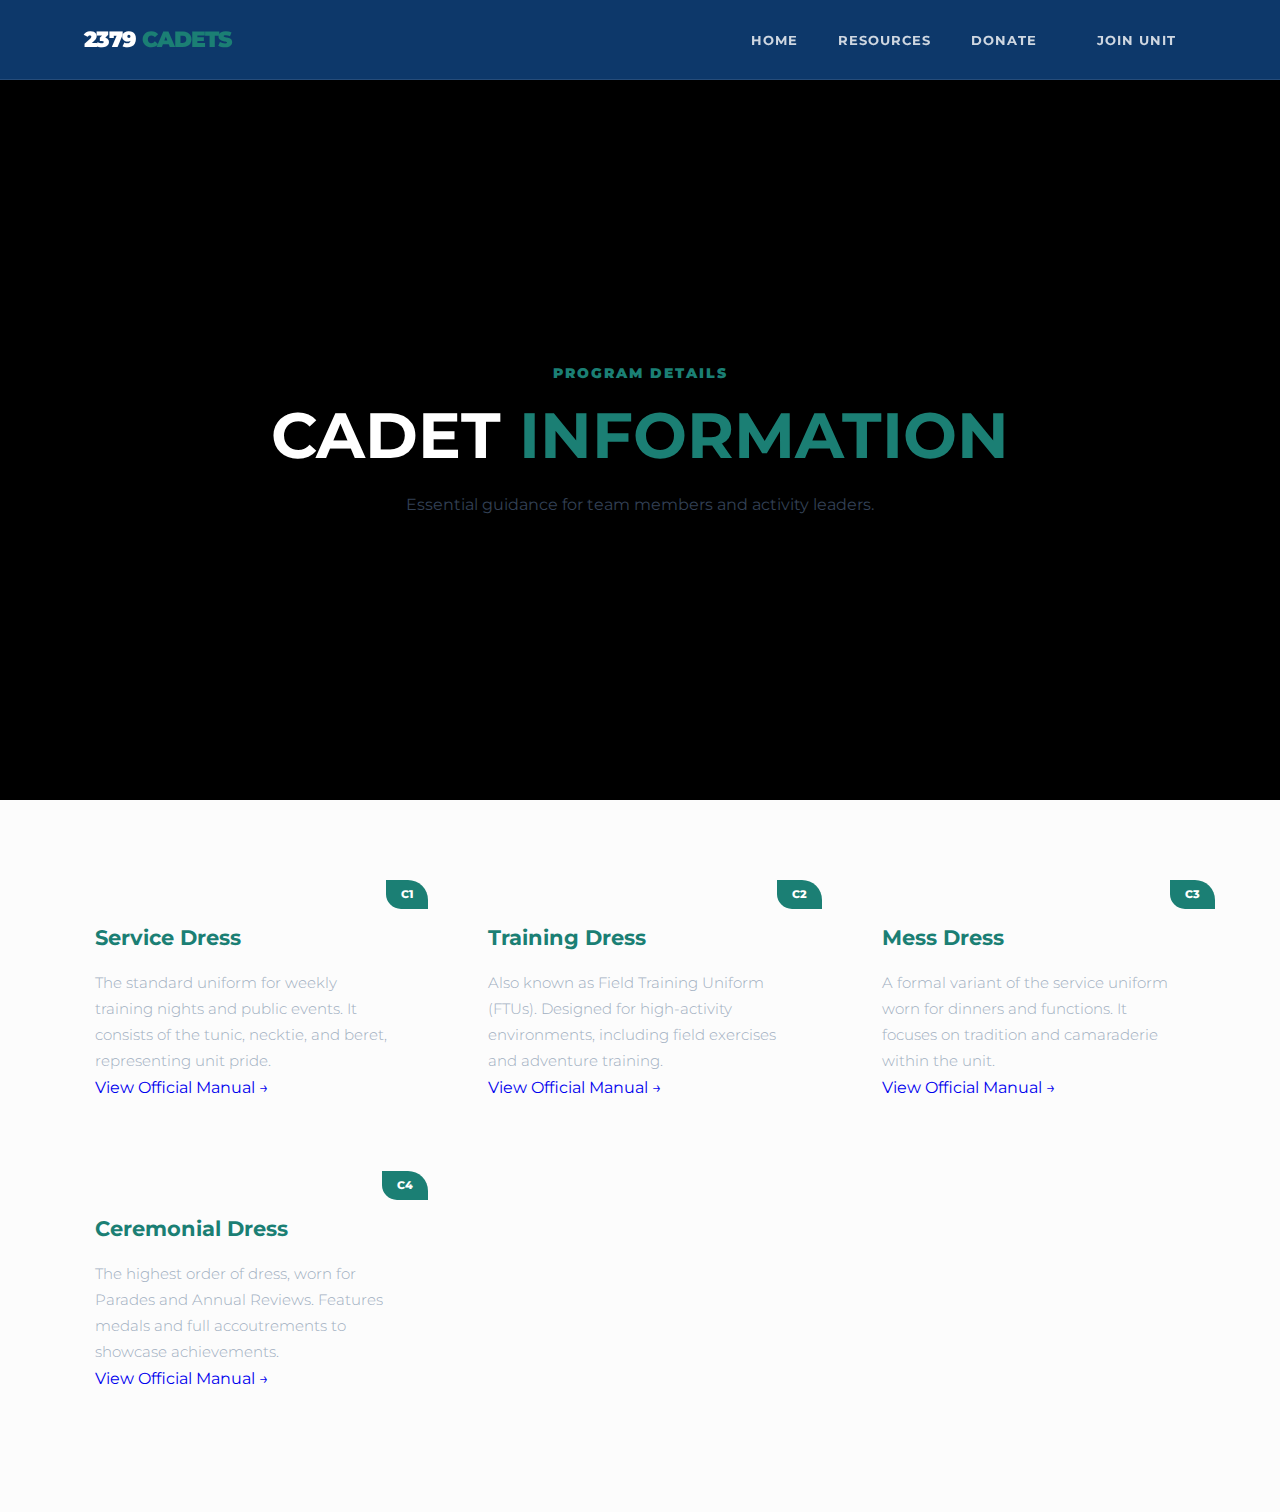
<file: badge.html>
<!DOCTYPE html>
<html lang="en">
<head>
    <meta charset="UTF-8">
    <meta name="viewport" content="width=device-width, initial-scale=1.0">
    <title>Dress & Badges | 2379 Army Cadets</title>
    <link href="https://fonts.googleapis.com/css2?family=Montserrat:wght@700;900&family=Inter:wght@400;600&display=swap" rel="stylesheet">
    <link rel="stylesheet" href="badge.css">
</head>
<body>
<nav class="navbar">
    <div class="nav-container">
        <a href="index.html" class="logo">2379 <span class="accent">CADETS</span></a>
        
        <div class="mobile-toggle" id="hammy">
            <span></span>
            <span></span>
            <span></span>
        </div>

        <ul class="nav-links" id="nav-menu">
             <li><a href="index.html">Home</a></li>
                <li><a href="resources.html">Resources</a></li>
                <li><a href="donate.html">Donate</a></li>
                <li><a href="index.html#join-us" class="btn-nav-tactical">Join Unit</a></li>
        </ul>
    </div>
</nav>

    <header class="hero">
        <div class="hero-content">
            <span class="eyebrow">Program Details</span>
            <h1>Cadet <span class="highlight">Information</span></h1>
            <p>Essential guidance for team members and activity leaders.</p>
        </div>
    </header>

    <main class="container">
        <section id="info" class="section">
    <div class="info-grid">
        
        <a href="https://www.canada.ca/en/department-national-defence/services/cadets-junior-canadian-rangers/cjcr-policy/cjcr-dress-instructions/chapter-6/annex-h.html" class="info-card" target="_blank">
            <div class="card-accent"></div>
            <div class="order-tag">C1</div>
            <div class="card-content">
                <h3>Service Dress</h3>
                <p>The standard uniform for weekly training nights and public events. It consists of the tunic, necktie, and beret, representing unit pride.</p>
                <span class="read-more">View Official Manual →</span>
            </div>
        </a>

        <a href="https://www.canada.ca/en/department-national-defence/services/cadets-junior-canadian-rangers/cjcr-policy/cjcr-dress-instructions/chapter-6/annex-h.html" class="info-card" target="_blank">
            <div class="card-accent"></div>
            <div class="order-tag">C2</div>
            <div class="card-content">
                <h3>Training Dress</h3>
                <p>Also known as Field Training Uniform (FTUs). Designed for high-activity environments, including field exercises and adventure training.</p>
                <span class="read-more">View Official Manual →</span>
            </div>
        </a>

        <a href="https://www.canada.ca/en/department-national-defence/services/cadets-junior-canadian-rangers/cjcr-policy/cjcr-dress-instructions/chapter-6/annex-h.html" class="info-card" target="_blank">
            <div class="card-accent"></div>
            <div class="order-tag">C3</div>
            <div class="card-content">
                <h3>Mess Dress</h3>
                <p>A formal variant of the service uniform worn for dinners and functions. It focuses on tradition and camaraderie within the unit.</p>
                <span class="read-more">View Official Manual →</span>
            </div>
        </a>

        <a href="https://www.canada.ca/en/department-national-defence/services/cadets-junior-canadian-rangers/cjcr-policy/cjcr-dress-instructions/chapter-6/annex-h.html" class="info-card" target="_blank">
            <div class="card-accent"></div>
            <div class="order-tag">C4</div>
            <div class="card-content">
                <h3>Ceremonial Dress</h3>
                <p>The highest order of dress, worn for Parades and Annual Reviews. Features medals and full accoutrements to showcase achievements.</p>
                <span class="read-more">View Official Manual →</span>
            </div>
        </a>

    </div>
</section>
    </main>

    <script>
        const hammy = document.getElementById('hammy');
        const menu = document.getElementById('nav-menu');
        hammy.addEventListener('click', () => {
            hammy.classList.toggle('active');
            menu.classList.toggle('active');
        });
    </script>
</body>
</html>
</file>
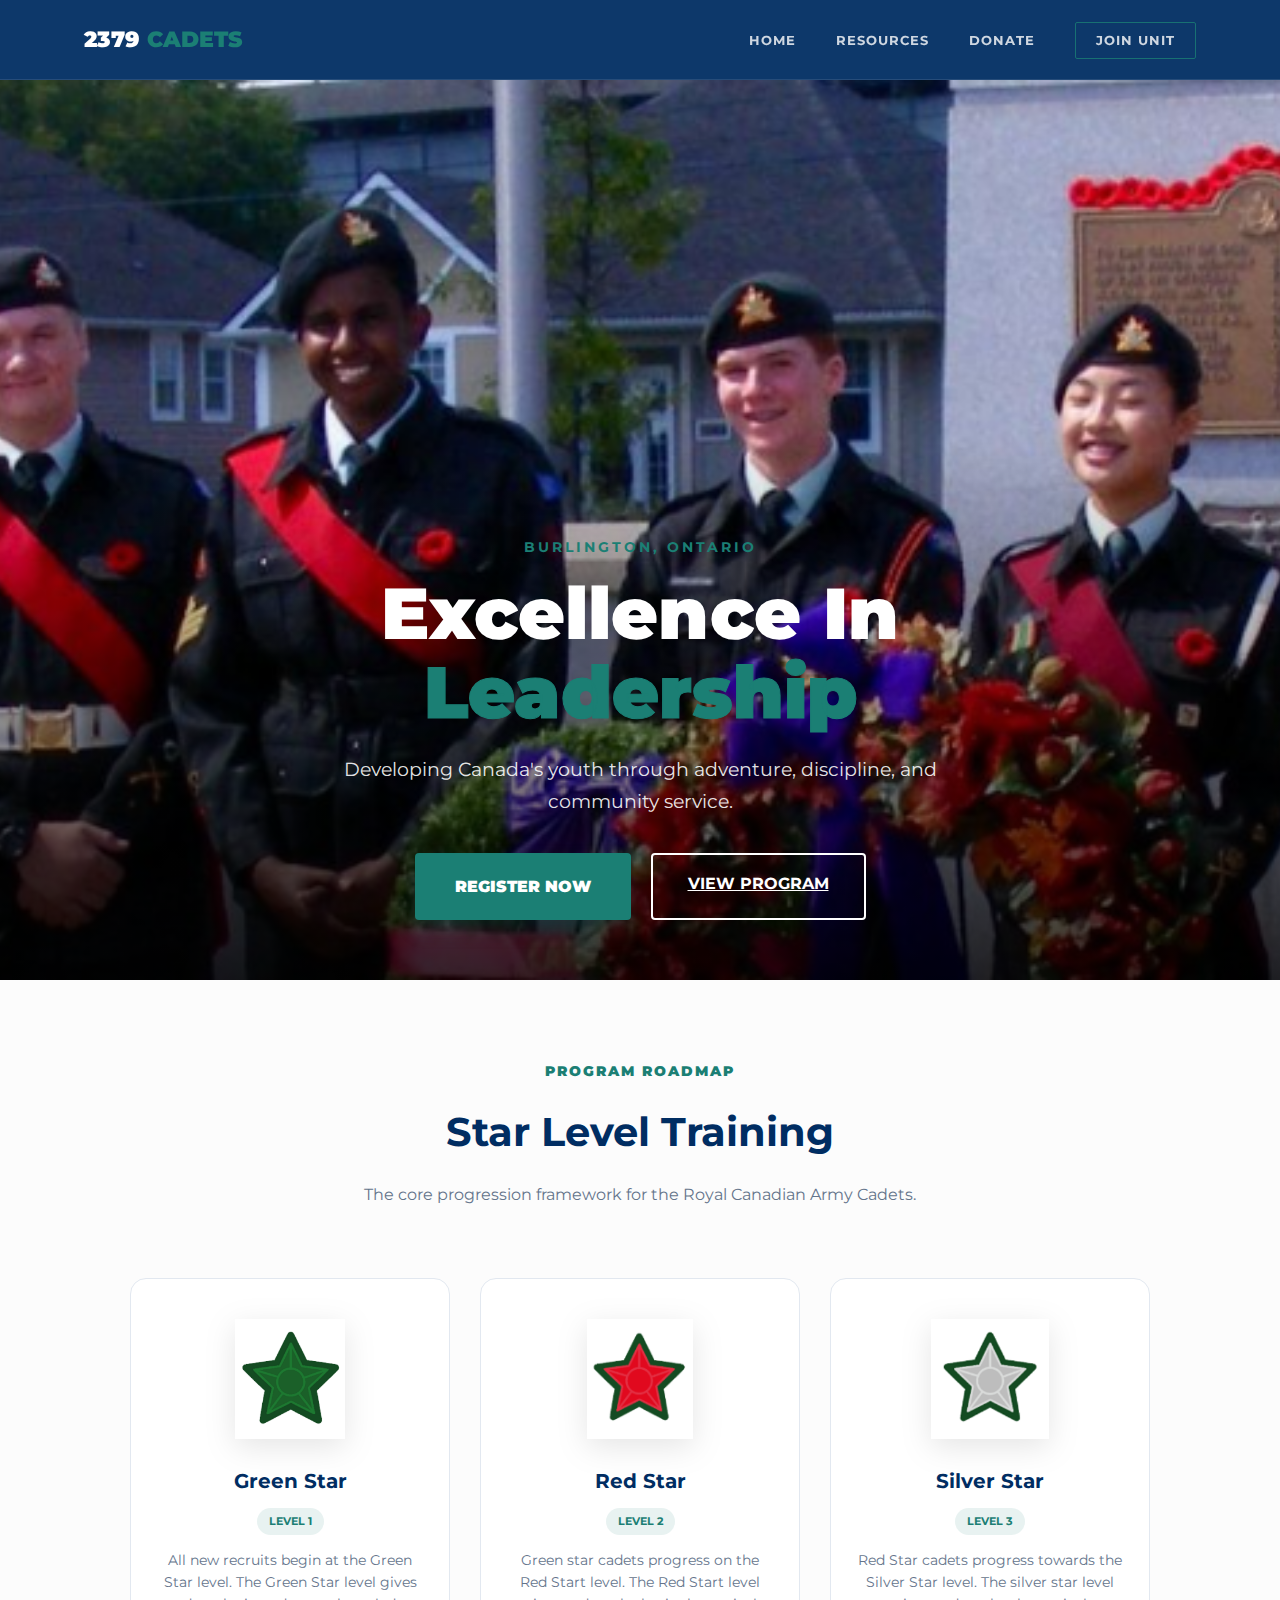
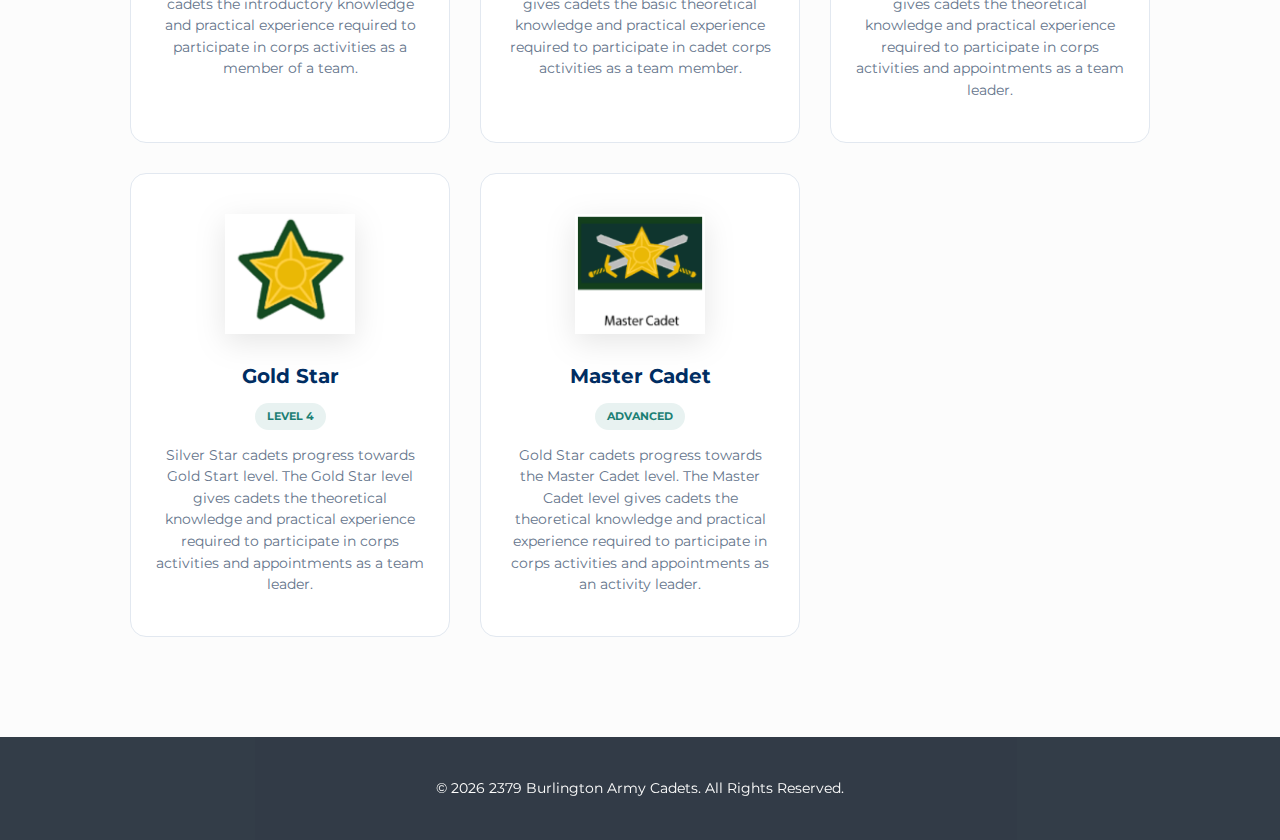
<file: qualification.html>
<!DOCTYPE html>
<html lang="en">
<head>
    <meta charset="UTF-8">
    <meta name="viewport" content="width=device-width, initial-scale=1.0">
    <title>2379 Burlington Army Cadets | Official</title>
    <link href="https://fonts.googleapis.com/css2?family=Montserrat:wght@700;900&family=Inter:wght@400;500;600&display=swap" rel="stylesheet">
    <link rel="stylesheet" href="qualification.css">
</head>
<body>
<nav class="navbar">
    <div class="nav-container">
        <a href="index.html" class="logo">2379 <span class="accent">CADETS</span></a>
        
        <div class="mobile-toggle" id="hammy">
            <span></span>
            <span></span>
            <span></span>
        </div>

        <ul class="nav-links" id="nav-menu">
            <li><a href="index.html">Home</a></li>
                <li><a href="resources.html">Resources</a></li>
                <li><a href="donate.html">Donate</a></li>
                <li><a href="index.html#join-us" class="btn-nav-tactical">Join Unit</a></li>
        </ul>
    </div>
</nav>
<header class="hero-section">
    <img src="cadet2.png" alt="Burlington Cadets" class="hero-bg">
    <div class="hero-overlay">
        <div class="hero-content">
            <span class="eyebrow">Burlington, Ontario</span>
            <h1>Excellence In <br><span class="highlight">Leadership</span></h1>
            <p>Developing Canada's youth through adventure, discipline, and community service.</p>
            <div class="hero-actions">
                <a href="#join" class="btn-primary">Register Now</a>
                <a href="#training" class="btn-outline">View Program</a>
            </div>
        </div>
    </div>
</header>

    <main class="container">
       <section id="training" class="section">
    <div class="section-header">
        <span class="eyebrow">Program Roadmap</span>
        <h2 class="title">Star Level Training</h2>
        <p class="subtitle">The core progression framework for the Royal Canadian Army Cadets.</p>
    </div>

    <div class="badge-grid">
        <div class="badge-card">
            <div class="badge-glow"></div> <div class="img-container">
                <img src="green.png" alt="Green Star">
            </div>
            <div class="card-content">
                <h3>Green Star</h3>
                <span class="level-tag">Level 1</span>
                <p>All new recruits begin at the Green Star level. The Green Star level gives cadets the  introductory knowledge and practical experience required to participate in corps activities as a member of a team.</p>
            </div>
        </div>
        
        <div class="badge-card">
            <div class="badge-glow"></div>
            <div class="img-container">
                <img src="red.png" alt="Red Star">
            </div>
            <div class="card-content">
                <h3>Red Star</h3>
                <span class="level-tag">Level 2</span>
                <p>Green star cadets progress on the Red Start level. The Red Start level gives cadets the basic theoretical knowledge and practical experience required to participate in cadet corps activities as a team member. </p>
            </div>
        </div>

        <div class="badge-card">
            <div class="badge-glow"></div>
            <div class="img-container">
                <img src="silver.png" alt="Silver Star">
            </div>
            <div class="card-content">
                <h3>Silver Star</h3>
                <span class="level-tag">Level 3</span>
                <p>Red Star cadets progress towards the Silver Star level. The silver star level gives cadets the theoretical knowledge and practical experience required to participate in corps activities and appointments as a team leader. </p>
            </div>
        </div>

        <div class="badge-card">
            <div class="badge-glow"></div>
            <div class="img-container">
                <img src="gold.png" alt="Gold Star">
            </div>
            <div class="card-content">
                <h3>Gold Star</h3>
                <span class="level-tag">Level 4</span>
                <p>Silver Star cadets progress towards Gold Start level. The Gold Star level gives cadets the theoretical knowledge and practical experience required to participate in corps activities and appointments as a team leader.</p>
            </div>
        </div>

        <div class="badge-card">
            <div class="badge-glow"></div>
            <div class="img-container">
                <img src="master.png" alt="Master Cadet">
            </div>
            <div class="card-content">
                <h3>Master Cadet</h3>
                <span class="level-tag">Advanced</span>
                <p>Gold Star cadets progress towards the Master Cadet level.  The Master Cadet level gives cadets the theoretical knowledge and practical experience required to participate in corps activities and appointments as an activity leader. </p>
            </div>
        </div>
    </div>
</section>
    </main>

    <footer class="footer">
        <p>&copy; 2026 2379 Burlington Army Cadets. All Rights Reserved.</p>
    </footer>

    <script>
    function centerLastRow() {
        const grid = document.querySelector('.badge-grid');
        const cards = document.querySelectorAll('.badge-card');
        
        if (!grid || cards.length === 0) return;

        // Reset previous positions
        cards.forEach(card => card.style.gridColumn = "");

        const gridWidth = grid.offsetWidth;
        const cardWidth = cards[0].offsetWidth;
        const gap = 30; 

        const colsPerRow = Math.floor((gridWidth + gap) / (cardWidth + gap));
        const totalCards = cards.length;
        const leftover = totalCards % colsPerRow;

        // Only center if there are leftovers (like the 2 bottom cards)
        if (leftover > 0 && colsPerRow > leftover) {
            const firstLeftoverIndex = totalCards - leftover;
            const startCol = Math.floor((colsPerRow - leftover) / 2) + 1;
            cards[firstLeftoverIndex].style.gridColumnStart = startCol;
        }
        console.log("Grid Updated: Centered last row.");
    }

    // Mobile Menu Toggle Logic
    const menuBtn = document.getElementById('hammy');
    const menuLinks = document.getElementById('nav-menu');

    if (menuBtn && menuLinks) {
        menuBtn.addEventListener('click', () => {
            menuLinks.classList.toggle('active');
            menuBtn.classList.toggle('active');
            console.log("Menu Toggled");
        });
    }

    // Run on load and resize
    window.addEventListener('load', centerLastRow);
    window.addEventListener('resize', centerLastRow);
</script>

</body>
</html>
</file>
<file: badge.css>
:root {
    --primary: #1B7F74; /* Cadet Green */
    --primary-dark: #14635a;
    --navy: #002D62;
    --dark-bg: #050a0f;
    --card-bg: rgba(255, 255, 255, 0.03);
    --glass-border: rgba(255, 255, 255, 0.1);
    --text-white: #ffffff;
    --text-gray: #a0aec0;
    --transition: all 0.4s cubic-bezier(0.165, 0.84, 0.44, 1);
        --surface: #ffffff;
    --border: #e2e8f0;
    --text-main: #1e293b;
    --text-dim: #64748b;
    --shadow-sm: 0 4px 6px -1px rgba(0, 0, 0, 0.1);
    --shadow-lg: 0 20px 25px -5px rgba(0, 0, 0, 0.1), 0 10px 10px -5px rgba(0, 0, 0, 0.04);
    
}

/* Base Styling */
* { margin: 0; padding: 0; box-sizing: border-box; }
body { 
    font-family: 'Inter', sans-serif; 
    background-color: var(--dark-bg); 
    color: var(--text-white);
    line-height: 1.7;
}
/* Universal Link Reset */
a, 
a:hover, 
a:focus, 
a:active, 
a:visited {
    text-decoration: none !important;
    text-decoration-line: none !important;
    border-bottom: none !important; /* Some modern themes use borders instead of underlines */
    outline: none !important;
}

/* Specific fix for the Info Cards and Nav */
.info-card, 
.nav-links a, 
.logo {
    text-decoration: none !important;
    border: none !important;
}

/* Ensure no child elements inside the link show an underline */
.info-card *, 
.nav-links a * {
    text-decoration: none !important;
}
.info-card {
    transition: transform 0.3s ease, box-shadow 0.3s ease, border-color 0.3s ease;
}

.info-card:hover {
    transform: translateY(-8px);
    border-color: var(--primary) !important;
    box-shadow: 0 10px 30px rgba(27, 127, 116, 0.2);
}
/* Professional Navbar */
.navbar { 
    background: rgba(0, 45, 98, 0.85); 
    backdrop-filter: blur(15px); 
    padding: 18px 0; 
    position: sticky; 
    top: 0; 
    z-index: 1000; 
    border-bottom: 1px solid var(--glass-border);
}

.nav-container { display: flex; justify-content: space-between; align-items: center; max-width: 1200px; margin: auto; padding: 0 30px; }
.logo { font-family: 'Montserrat'; font-weight: 900; color: white; text-decoration: none; font-size: 1.5rem; letter-spacing: -1px; }
.logo .accent { color: var(--primary); }
.nav-links { display: flex; list-style: none; gap: 30px; align-items: center; }
.nav-links a { color: white; text-decoration: none; font-weight: 600; font-size: 0.85rem; text-transform: uppercase; letter-spacing: 1px; transition: var(--transition); }
.nav-links a:hover { color: var(--primary); }
.btn-nav { background: var(--primary); padding: 10px 22px; border-radius: 4px; }

/* Hero Section */
.hero { 
    height: 50vh; 
    background: url('images/cadet-bg.jpg') center/cover;
    position: relative; 
    display: flex; 
    align-items: center; 
    justify-content: center; 
    text-align: center; 
}
.hero-overlay { position: absolute; width: 100%; height: 100%; background: linear-gradient(to bottom, rgba(5,10,15,0.4), var(--dark-bg)); }
.hero-content { position: relative; z-index: 2; max-width: 800px; padding: 0 20px; }
.eyebrow { color: var(--primary); font-weight: 700; text-transform: uppercase; letter-spacing: 4px; font-size: 0.8rem; margin-bottom: 15px; display: block; }
.hero h1 { font-family: 'Montserrat'; font-size: clamp(2.5rem, 8vw, 4rem); text-transform: uppercase; line-height: 1; margin-bottom: 20px; }
.highlight { color: var(--primary); }

/* Grid & Cards */
.container { max-width: 1200px; margin: auto; padding: 80px 20px; }
.section-title { text-align: center; margin-bottom: 60px; }
.underline { width: 50px; height: 3px; background: var(--primary); margin: 15px auto; }

.info-grid { 
    display: grid; 
    grid-template-columns: repeat(auto-fit, minmax(280px, 1fr)); 
    gap: 30px; 
}

.info-card { 
    background: var(--card-bg); 
    border: 1px solid var(--glass-border); 
    border-radius: 20px; 
    padding: 40px 30px; 
    position: relative; 
    transition: var(--transition);
    overflow: hidden;
}

.info-card:hover { 
    transform: translateY(-10px); 
    background: rgba(255,255,255,0.06);
    border-color: var(--primary);
}

.order-tag { 
    position: absolute; top: 0; right: 0; 
    background: var(--primary); color: white; 
    padding: 5px 15px; font-size: 0.7rem; font-weight: 800; 
    border-bottom-left-radius: 15px; text-transform: uppercase;
}

.icon-box { font-size: 2.5rem; margin-bottom: 20px; opacity: 0.8; }
.info-card h3 { font-family: 'Montserrat'; font-size: 1.3rem; margin-bottom: 15px; color: var(--primary); }
.info-card p { color: var(--text-gray); font-size: 0.95rem; font-weight: 300; }

/* Mobile Optimization */
.mobile-toggle { display: none; cursor: pointer; }
.mobile-toggle span { display: block; width: 25px; height: 2px; background: white; margin: 6px 0; transition: 0.3s; }

@media (max-width: 768px) {
    .mobile-toggle { display: block; }
    .nav-links { 
        position: fixed; top: 75px; right: -100%; width: 100%; height: 100vh; 
        background: var(--navy); flex-direction: column; padding-top: 50px; transition: 0.5s;
    }
    .nav-links.active { right: 0; }
}


body { font-family: 'Inter', sans-serif; margin: 0; color: var(--slate); }

.container { max-width: 1000px; margin: 0 auto; padding: 0 20px; }

/* Compact Navbar */
#navbar { background: var(--brand-navy); padding: 10px 0; position: sticky; top: 0; z-index: 10; }
.nav-container { display: flex; justify-content: space-between; align-items: center; width: 90%; margin: auto; }
.nav-brand { color: white; text-decoration: none; font-weight: 900; font-family: 'Montserrat'; }
.accent { color: var(--brand-green); }
.nav-links { display: flex; list-style: none; gap: 20px; }
.nav-links a { color: white; text-decoration: none; font-size: 0.8rem; font-weight: 700; text-transform: uppercase; }

/* Smaller Hero */
.hero-small { height: 40vh; position: relative; background: #000; overflow: hidden; display: flex; align-items: center; justify-content: center; }
.hero-img { width: 100%; height: 100%; object-fit: cover; opacity: 0.5; }
.hero-overlay { position: absolute; text-align: center; color: white; }
.hero-overlay h1 { font-family: 'Montserrat'; font-size: 2.5rem; text-transform: uppercase; }
.hero-overlay span { color: var(--brand-green); }

/* Condensed Layouts */
.split-layout { display: grid; grid-template-columns: 1.5fr 1fr; gap: 40px; padding: 40px 0; }
.section-heading { font-family: 'Montserrat'; color: var(--brand-navy); font-size: 2rem; margin-bottom: 10px; }
.chip { background: #e2e8f0; padding: 5px 12px; border-radius: 50px; font-size: 0.75rem; font-weight: 700; }

.logistics-compact { background: var(--bg-light); padding: 25px; border-radius: 12px; border-top: 4px solid var(--brand-green); }
.time { color: var(--brand-green); font-weight: 900; font-size: 1.2rem; }
.btn-cta { display: block; background: var(--brand-green); color: white; text-align: center; padding: 12px; text-decoration: none; border-radius: 6px; font-weight: 700; margin-top: 15px; }

/* FIXED IMAGE FIT */
.resource-grid-compact { display: grid; grid-template-columns: repeat(auto-fit, minmax(150px, 1fr)); gap: 15px; }
.res-card { text-align: center; background: white; padding: 15px; border-radius: 8px; border: 1px solid #eee; }

.badge { 
    width: 100px; 
    height: 100px; 
    object-fit: contain; /* This prevents the badges from being cut off */
    margin-bottom: 10px;
    filter: drop-shadow(0 4px 8px rgba(0,0,0,0.1));
}

@media (max-width: 768px) {
    .split-layout { grid-template-columns: 1fr; }
}
:root {
    --cadet-green: #1B7F74;
    --navy-black: #000c1a;
    --navy-blue: #002D62;
    --white: #ffffff;
    --slate: #64748b;
    --radius: 12px;
    --shadow: 0 10px 30px -10px rgba(0,0,0,0.1);
}

* { margin: 0; padding: 0; box-sizing: border-box; }

body { 
    font-family: 'Inter', sans-serif; 
    background-color: #fcfcfc; 
    color: #1e293b; 
    line-height: 1.6;
}

/* --- Navigation --- */
.navbar {
    background: rgba(0, 45, 98, 0.95);
    backdrop-filter: blur(10px); /* Glassmorphism */
    padding: 15px 0;
    position: sticky;
    top: 0; z-index: 1000;
    border-bottom: 1px solid rgba(255,255,255,0.1);
}

.nav-container {
    max-width: 1100px;
    margin: 0 auto;
    display: flex;
    justify-content: space-between;
    align-items: center;
    padding: 0 20px;
}

.logo { 
    font-family: 'Montserrat'; font-weight: 900; 
    color: white; text-decoration: none; font-size: 1.4rem; 
}

.logo .accent { color: var(--cadet-green); }

.nav-links { display: flex; list-style: none; gap: 30px; align-items: center; }
.nav-links a { color: white; text-decoration: none; font-size: 0.85rem; font-weight: 600; text-transform: uppercase; letter-spacing: 1px; }

.btn-tactical {
    background: var(--cadet-green);
    padding: 8px 20px;
    border-radius: 4px;
    transition: 0.3s;
}

/* --- Hero Section --- */
.hero-section {
    height: 60vh; /* Shorter, more professional height */
    position: relative;
    background: black;
    overflow: hidden;
    display: flex;
    align-items: center;
}

.hero-bg {
    position: absolute; width: 100%; height: 100%;
    object-fit: cover; opacity: 0.5;
}

.hero-overlay {
    position: relative; z-index: 2; width: 100%;
    max-width: 1100px; margin: 0 auto; padding: 0 20px;
}

.hero-content h1 {
    font-family: 'Montserrat'; font-size: clamp(2rem, 5vw, 3.5rem);
    color: white; text-transform: uppercase; line-height: 1;
}

.highlight { color: var(--cadet-green); }
.eyebrow { color: var(--cadet-green); font-weight: 700; text-transform: uppercase; font-size: 0.8rem; letter-spacing: 3px; }

/* --- Badge Grid (The Fix) --- */
.section { padding: 60px 0; }
.section-header { text-align: center; margin-bottom: 40px; }

.badge-grid {
    display: grid;
    grid-template-columns: repeat(auto-fit, minmax(160px, 1fr));
    gap: 40px;
}

.badge-card {
    background: white;
    padding: 20px 20px;
    border-radius: var(--radius);
    text-align: center;
    border: 1px solid #eef2f6;
    transition: 0.3s transform ease;
}

.badge-card:hover { transform: translateY(-5px); box-shadow: var(--shadow); }

.img-container {
    height: 100px; /* Fixed height for consistency */
    display: flex;
    align-items: center;
    justify-content: center;
    margin-bottom: 15px;
}

.img-container img {
    max-width: 100%;
    max-height: 100%;
    object-fit: contain; /* CRITICAL: Prevents cutting off badges */
    filter: drop-shadow(0 5px 10px rgba(0,0,0,0.1));
}

.badge-card h3 { font-size: 1rem; color: var(--navy-blue); margin-bottom: 5px; }
.badge-card p { font-size: 0.8rem; color: var(--slate); }

/* --- Footer --- */
.footer { background: var(--navy-black); color: white; text-align: center; padding: 30px 0; font-size: 0.8rem; opacity: 0.8; }

/* Section Header Improvements */
.section-header .subtitle {
    max-width: 700px;
    margin: 10px auto;
    color: var(--text-dim);
}

/* The Professional Card Design */
.badge-grid {
    display: grid;
    grid-template-columns: repeat(auto-fit, minmax(240px, 1fr)); /* Wider for better text flow */
    gap: 30px;
    padding: 20px 0;
}

.badge-card {
    position: relative;
    background: var(--surface);
    border: 1px solid var(--border);
    border-radius: 16px; /* Smoother rounded corners */
    padding: 40px 25px;
    text-align: center;
    transition: all 0.4s cubic-bezier(0.175, 0.885, 0.32, 1.275);
    overflow: hidden;
    display: flex;
    flex-direction: column;
    height: 100%;
}

/* Subtle Glow on Hover */
.badge-card:hover {
    transform: translateY(-10px);
    border-color: var(--cadet-green);
    box-shadow: var(--shadow-lg);
}

.badge-glow {
    position: absolute;
    top: -50%; left: -50%; width: 200%; height: 200%;
    background: radial-gradient(circle, rgba(27, 127, 116, 0.05) 0%, transparent 70%);
    opacity: 0;
    transition: 0.4s;
}

.badge-card:hover .badge-glow { opacity: 1; }

/* Image Handling (No Clipping) */
.img-container {
    position: relative;
    z-index: 2;
    height: 120px;
    margin-bottom: 25px;
    display: flex;
    align-items: center;
    justify-content: center;
}

.img-container img {
    max-width: 100%;
    max-height: 100%;
    object-fit: contain; /* The fix for your images being cut off */
    filter: drop-shadow(0 8px 15px rgba(0,0,0,0.15));
    transition: 0.3s transform ease;
}

.badge-card:hover img {
    transform: scale(1.1);
}

/* Content & Typography */
.card-content { position: relative; z-index: 2; }

.badge-card h3 {
    font-family: 'Montserrat', sans-serif;
    color: var(--navy-blue);
    font-size: 1.25rem;
    margin-bottom: 8px;
}

.level-tag {
    display: inline-block;
    font-size: 0.7rem;
    font-weight: 700;
    color: var(--cadet-green);
    background: rgba(27, 127, 116, 0.1);
    padding: 4px 12px;
    border-radius: 20px;
    text-transform: uppercase;
    margin-bottom: 15px;
}

.badge-card p {
    font-size: 0.9rem;
    color: var(--text-dim);
    line-height: 1.5;
}
/* Update this section in your qualification.css */
.badge-grid {
    display: grid;
    /* This creates a responsive grid */
    grid-template-columns: repeat(auto-fit, minmax(280px, 1fr)); 
    gap: 30px;
    padding: 20px 0;
    
    /* This ensures that if a row isn't full, items center themselves */
    justify-content: center; 
    justify-items: center; 
}

/* On very large screens, we can force a 3-column top row 
   and a 2-column bottom row (Gold & Master) to be centered */
@media (min-width: 1200px) {
    .badge-grid {
        grid-template-columns: repeat(3, 320px);
    }
}
/* 2379 BURLINGTON ARMY CADETS 
   MASTER STYLESHEET - OPTIMIZED FOR UI/UX 
*/

:root {
    /* Brand Palette */
    --cadet-green: #1B7F74;
    --navy-blue: #002D62;
    --navy-black: #000c1a;
    --white: #ffffff;
    --bg-light: #f8fafc;
    
    /* UI Palette */
    --text-main: #1e293b;
    --text-dim: #64748b;
    --border: #e2e8f0;
    
    /* Design Tokens */
    --radius: 16px;
    --shadow-sm: 0 4px 6px -1px rgba(0, 0, 0, 0.1);
    --shadow-lg: 0 20px 25px -5px rgba(0, 0, 0, 0.1);
    --transition: all 0.4s cubic-bezier(0.175, 0.885, 0.32, 1.275);
}

/* --- 1. Reset & Global --- */
* { margin: 0; padding: 0; box-sizing: border-box; }

body { 
    font-family: 'Inter', sans-serif; 
    background-color: #fcfcfc; 
    color: var(--text-main); 
    line-height: 1.6;
}

.container { max-width: 1200px; margin: 0 auto; padding: 0 25px; }

/* --- 2. Professional Navigation --- */
.navbar {
    background: rgba(0, 45, 98, 0.95);
    backdrop-filter: blur(12px); /* Premium Blur Effect */
    padding: 15px 0;
    position: sticky;
    top: 0; z-index: 1000;
    border-bottom: 1px solid rgba(255,255,255,0.1);
}

.nav-container {
    display: flex; justify-content: space-between; align-items: center;
}

.logo { font-family: 'Montserrat'; font-weight: 900; color: white; text-decoration: none; font-size: 1.4rem; }
.logo .accent { color: var(--cadet-green); }

.nav-links { display: flex; list-style: none; gap: 30px; align-items: center; }
.nav-links a { 
    color: white; text-decoration: none; font-size: 0.85rem; 
    font-weight: 600; text-transform: uppercase; letter-spacing: 1px; 
}

.btn-tactical {
    background: var(--cadet-green);
    padding: 8px 20px;
    border-radius: 4px;
    transition: 0.3s ease;
}

/* --- 3. Hero Section --- */
.hero-section {
    height: 50vh;
    position: relative;
    background: black;
    overflow: hidden;
    display: flex; align-items: center;
}

.hero-bg { position: absolute; width: 100%; height: 100%; object-fit: cover; opacity: 0.4; }
.hero-overlay { position: relative; z-index: 2; width: 100%; text-align: center; color: white; }

.hero-content h1 { font-family: 'Montserrat'; font-size: clamp(2.5rem, 5vw, 4rem); text-transform: uppercase; line-height: 1.1; }
.highlight { color: var(--cadet-green); }
.eyebrow { color: var(--cadet-green); font-weight: 700; text-transform: uppercase; font-size: 0.8rem; letter-spacing: 3px; }

/* --- 4. Training Grid & Professional Cards --- */
.section { padding: 80px 0; }
.section-header { text-align: center; margin-bottom: 50px; }
.title { font-family: 'Montserrat'; font-size: 2.5rem; color: var(--navy-blue); margin-bottom: 15px; }

.badge-grid {
    display: grid;
    grid-template-columns: repeat(auto-fit, minmax(280px, 1fr));
    gap: 30px;
    justify-content: center;
}

.badge-card {
    position: relative;
    background: var(--white);
    border: 1px solid var(--border);
    border-radius: var(--radius);
    padding: 40px 25px;
    text-align: center;
    transition: var(--transition);
    overflow: hidden;
    display: flex; flex-direction: column;
}

.badge-card:hover {
    transform: translateY(-10px);
    border-color: var(--cadet-green);
    box-shadow: var(--shadow-lg);
}

/* HUD Glow Layer */
.badge-glow {
    position: absolute;
    top: -50%; left: -50%; width: 200%; height: 200%;
    background: radial-gradient(circle, rgba(27, 127, 116, 0.08) 0%, transparent 70%);
    opacity: 0; transition: 0.4s;
}
.badge-card:hover .badge-glow { opacity: 1; }

/* Fixed Image Box (The Fix for Cutting Off) */
.img-container {
    height: 120px; margin-bottom: 25px;
    display: flex; align-items: center; justify-content: center;
    position: relative; z-index: 2;
}



.img-container img {
    max-width: 100%; max-height: 100%;
    object-fit: contain; /* CRITICAL: ensures full image is visible */
    filter: drop-shadow(0 8px 15px rgba(0,0,0,0.1));
}

.level-tag {
    display: inline-block; background: rgba(27, 127, 116, 0.1);
    color: var(--cadet-green); font-weight: 700; font-size: 0.7rem;
    padding: 4px 12px; border-radius: 20px; margin-bottom: 15px;
    text-transform: uppercase;
}

/* --- 5. Footer & Desktop View centering --- */
.footer { background: var(--navy-black); color: white; padding: 40px 0; text-align: center; font-size: 0.85rem; }

@media (min-width: 1200px) {
    .badge-grid {
        grid-template-columns: repeat(3, 320px);
    }
}
/* --- Mobile Responsive Rules --- */

/* 1. Mobile Menu Styling */
:root {
    --brand-green: #1B7F74;
    --brand-navy: #002D62;
    --brand-yellow: #FDEE00;
    --white: #ffffff;
    --text-slate: #334155;
    
    /* ADD THESE TO FIX THE NAVY SECTION ISSUES */
    --surface-white: #ffffff;    /* Fixes the "invisible" header text */
    --navy-deep: #001f3d;       /* Top of your premium gradient */
    --navy-black: #000c1a;      /* Bottom of your premium gradient */

    /* Missing variables used in recruitment section */
    --cadet-green: #1B7F74; 
    --navy-dark: #002D62;
    --off-white: #f8fafc;
    --bg-light: #f1f5f9;
}
/* --- 3. NAVIGATION ENGINE --- */
nav {
    position: fixed; top: 0; width: 100%; height: 80px; z-index: 2000;
    display: flex; align-items: center;
    background-color: var(--brand-navy);
    border-bottom: 1px solid rgba(255, 255, 255, 0.1);
    transition: var(--transition-smooth);
}

nav.scrolled {
    height: 70px;
    background-color: var(--navy-deep);
    box-shadow: 0 10px 30px rgba(0, 0, 0, 0.4);
}

.nav-container {
    width: 90%; max-width: 1400px; margin: auto;
    display: flex; justify-content: space-between; align-items: center;
}

.nav-brand { font-weight: 900; color: var(--white); text-decoration: none; text-transform: uppercase; letter-spacing: 2px; }
.nav-brand span.accent { color: var(--brand-green); }

.nav-links { display: flex; list-style: none; gap: 40px; align-items: center; }
.nav-links a { 
    color: var(--white); text-decoration: none; font-weight: 700; 
    font-size: 0.8rem; text-transform: uppercase; opacity: 0.8; transition: 0.3s;
}
.nav-links a:hover { opacity: 1; color: var(--brand-green); }

/* Hamburger Menu Icon */
.hamburger {
    display: none; flex-direction: column; gap: 6px; cursor: pointer;
}
.hamburger span {
    width: 30px; height: 3px; background: var(--white); transition: 0.3s;
}



/* --- 6. DARK NAVY SECTIONS (MAP & PARTNERS) --- */
.map-section, .partner-section-premium {
    background: radial-gradient(circle at top, var(--navy-deep) 0%, var(--navy-black) 100%) !important;
    padding: 120px 5%; color: var(--white); text-align: center;
}
.map-wrapper { 
    max-width: 1200px; margin: 40px auto 0; border-radius: 15px; 
    overflow: hidden; box-shadow: 0 20px 50px rgba(0,0,0,0.5); 
}

/* --- 7. MOBILE RESPONSIVENESS --- */
@media (max-width: 768px) {
    .hamburger { display: flex; }

    .nav-links {
        position: fixed; top: 0; right: -100%; width: 75%; height: 100vh;
        background: var(--brand-navy); flex-direction: column; 
        justify-content: center; transition: 0.4s ease-in-out;
    }

    .nav-links.active { right: 0; }

    /* Hamburger Animation to 'X' */
    .hamburger.active span:nth-child(1) { transform: translateY(9px) rotate(45deg); }
    .hamburger.active span:nth-child(2) { opacity: 0; }
    .hamburger.active span:nth-child(3) { transform: translateY(-9px) rotate(-45deg); }

    .resource-section { padding: 80px 5%; }
    .hero { height: 60vh; }
}

* { margin: 0; padding: 0; box-sizing: border-box; }
body { font-family: 'Montserrat', sans-serif; color: var(--text-slate); line-height: 1.7; overflow-x: hidden; }

/* Navigation - Modern Glassmorphism */

/* Hero Section */
/* --- UPDATED HERO SECTION --- */
.hero { 
    height: 80vh; 
    position: relative; 
    background: #000; 
    display: flex; 
    align-items: center; 
    justify-content: center; 
    overflow: hidden; 
}

.hero-img { 
    width: 100%; 
    height: 100%; 
    object-fit: cover; 
    opacity: 0.6; /* Slightly darker for better text contrast */
}

.hero-overlay { 
    position: absolute; 
    top: 0; 
    left: 0;
    width: 100%; 
    height: 100%; 
    /* REMOVED BLUE TOP SHADE - Added bottom shadow for text readability */
    background: linear-gradient(to top, rgba(0,0,0,0.8) 0%, transparent 60%); 
    display: flex; 
    flex-direction: column;
    justify-content: flex-end; /* Pushes content to the bottom */
    align-items: center;
    padding-bottom: 60px; /* Space from the very bottom */
}

.hero-content-bottom {
    text-align: center;
    max-width: 800px;
}

.hero-eyebrow {
    display: block;
    color: var(--white);
    font-size: 0.8rem;
    text-transform: uppercase;
    letter-spacing: 3px;
    margin-bottom: 10px;
    opacity: 0.9;
}

.hero-title-large { 
    color: white; 
    font-size: clamp(2.5rem, 8vw, 5rem); 
    font-weight: 900; 
    text-transform: uppercase; 
    line-height: 0.85; 
    margin-bottom: 20px;
}

.hero-title-large span { 
    color: var(--brand-green); 
}

.hero-subtext {
    color: rgba(255,255,255,0.8);
    font-size: 1rem;
    max-width: 500px;
    margin: 0 auto;
    line-height: 1.4;
}

/* Welcome Grid (Outstanding UX) */
.welcome-section { padding: 120px 10%; background: white; }
.welcome-grid { max-width: 1200px; margin: auto; display: grid; grid-template-columns: 1fr 1fr; gap: 60px; align-items: flex-start; }
.sub-headline { font-weight: 900; letter-spacing: 4px; font-size: 0.8rem; color: #000; }
.main-headline { font-size: clamp(2.5rem, 4vw, 4rem); font-weight: 900; line-height: 1; margin-top: 10px; }
.welcome-content p { font-size: 1.2rem; margin-bottom: 25px; color: var(--text-slate); }
.btn-primary { 
    display: inline-block; background: var(--brand-green); color: white; 
    padding: 20px 40px; text-decoration: none; font-weight: 900; 
    border-radius: 4px; text-transform: uppercase; transition: 0.3s;
    box-shadow: 0 10px 20px rgba(27, 127, 116, 0.2);
}
.btn-primary:hover { transform: translateY(-3px); box-shadow: 0 15px 30px rgba(27, 127, 116, 0.4); }

/* Resource Cards */
.resource-section { 
    padding: 160px 10%; /* Extra vertical padding */
    background: #f1f5f9; 
}
.resource-grid { 
    display: grid; grid-template-columns: repeat(auto-fit, minmax(300px, 1fr)); gap: 40px; 
}
.res-card-link { text-decoration: none; color: inherit; display: block; }
.res-card { background: white; border-radius: 12px; overflow: hidden; transition: 0.3s; }
.res-card:hover { transform: translateY(-10px); }

.res-image-box { 
    height: 350px; /* Taller images for vertical impact */
    overflow: hidden; 
}
.res-image-box img { width: 100%; height: 100%; object-fit: cover; }

.res-card h3 { padding: 30px 25px 10px; font-weight: 900; color: var(--brand-navy); }
.res-card p { padding: 0 25px 30px; font-size: 0.95rem; }

/* Logistics & Map */
.logistics-section { background: var(--brand-navy); color: white; padding: 100px 10%; }
.logistics-grid { display: grid; grid-template-columns: 1fr 1fr; gap: 80px; align-items: center; }
.age-pill { display: inline-block; border: 2px solid var(--brand-green); padding: 5px 20px; border-radius: 50px; font-weight: 900; margin-bottom: 20px; }
.info-item { margin-bottom: 30px; }
.info-item p { font-size: 1.5rem; font-weight: 700; color: var(--brand-green); }
.entrance-note { background: rgba(255,255,255,0.05); padding: 25px; border-left: 4px solid var(--brand-yellow); }
.map-wrapper { height: 450px; background: #ddd; border-radius: 15px; overflow: hidden; }

/* Sponsor Section */
.sponsor-section { padding: 60px 10%; text-align: center; background: white; }
.sponsor-section h3 { font-weight: 900; margin-bottom: 40px; opacity: 0.5; text-transform: uppercase; letter-spacing: 2px; }
.sponsor-marquee { display: flex; flex-wrap: wrap; justify-content: center; gap: 50px; align-items: center; opacity: 0.7; }
.sponsor-marquee img { height: 60px; filter: grayscale(100%); transition: 0.3s; }
.sponsor-marquee img:hover { filter: grayscale(0%); opacity: 1; transform: scale(1.1); }
.recruitment-section {
    padding: 100px 5%;
    background: var(--white);
    font-family: 'Montserrat', sans-serif;
}
/* --- PARTNER SECTION PREMIUM --- */
.partner-section-premium {
    padding: 120px 5%;
    background: radial-gradient(circle at center, #001f3d, #000c1a);
    position: relative;
    overflow: hidden;
}

.partner-header-premium {
    text-align: center;
    margin-bottom: 80px;
}

/* Tiered Grid System */
.minimal-grid {
    display: flex;
    justify-content: center;
    gap: 30px;
    flex-wrap: wrap;
    margin-bottom: 60px;
}

/* PRIMARY CARDS: Large & Impactful */
.logo-card-premium {
    width: 380px;
    height: 220px;
    background: rgba(255, 255, 255, 0.03);
    border: 1px solid rgba(255, 255, 255, 0.08);
    border-radius: 4px; /* Sharp tactical edges */
    display: flex;
    flex-direction: column;
    align-items: center;
    justify-content: center;
    position: relative;
    transition: var(--transition-smooth);
    padding: 40px;
    backdrop-filter: blur(10px);
}

.logo-card-premium img {
    max-width: 80%;
    max-height: 70%;
    object-fit: contain;
    filter: brightness(0) invert(1); /* Forces logos to white for a high-end look */
    opacity: 0.8;
    transition: 0.4s ease;
}

.tier-tag {
    position: absolute;
    bottom: 15px;
    font-size: 0.6rem;
    font-weight: 900;
    text-transform: uppercase;
    letter-spacing: 2px;
    color: var(--brand-green);
    opacity: 0.6;
}

/* SECONDARY CARDS: Minimalist Grid */
.logo-card-standard {
    width: 200px;
    height: 120px;
    background: rgba(255, 255, 255, 0.02);
    border: 1px solid rgba(255, 255, 255, 0.05);
    display: flex;
    align-items: center;
    justify-content: center;
    padding: 20px;
    transition: 0.3s ease;
}

.logo-card-standard img {
    max-width: 90%;
    max-height: 60%;
    object-fit: contain;
    filter: grayscale(1) brightness(1.5); /* Unified look */
    opacity: 0.5;
}

/* HOVER STATES: "Activating" the logo */
.logo-card-premium:hover, .logo-card-standard:hover {
    background: rgba(255, 255, 255, 0.07);
    border-color: var(--brand-green);
    transform: translateY(-8px);
    box-shadow: 0 20px 40px rgba(0,0,0,0.4);
}

.logo-card-premium:hover img, .logo-card-standard:hover img {
    filter: none; /* Restore original colors on hover */
    opacity: 1;
    transform: scale(1.05);
}

/* MOBILE REFINEMENT */
@media (max-width: 768px) {
    .logo-card-premium {
        width: 100%;
        max-width: 320px;
        height: 180px;
    }
    .logo-card-standard {
        width: calc(50% - 15px); /* Two across on mobile */
        height: 100px;
    }
}
/* --- TACTICAL NAV BAR (ALWAYS NAVY) --- */


/* Tactical Join Button */
.btn-nav-tactical {
    color: var(--brand-green);
    text-decoration: none;
    font-weight: 900;
    font-size: 0.8rem;
    text-transform: uppercase;
    border: 1px solid var(--brand-green);
    padding: 10px 20px;
    border-radius: 2px;
    transition: 0.3s ease;
}

.btn-nav-tactical:hover {
    background: var(--brand-green);
    color: var(--brand-navy) !important;
}
.container {
    max-width: 1200px;
    margin: 0 auto;
}

.split-layout {
    display: flex;
    gap: 80px;
    align-items: flex-start;
    flex-wrap: wrap;
}

/* Experience Side */
.experience-content {
    flex: 1.2;
    min-width: 350px;
}

.eyebrow {
    color: var(--cadet-green);
    font-weight: 900;
    letter-spacing: 2px;
    text-transform: uppercase;
    font-size: 0.85rem;
    display: block;
    margin-bottom: 15px;
}

.section-heading {
    font-size: clamp(2.5rem, 4vw, 3.8rem);
    font-weight: 900;
    line-height: 1.1;
    color: var(--navy-dark);
    margin-bottom: 30px;
}

.value-text p {
    font-size: 1.2rem;
    color: var(--text-slate);
    margin-bottom: 30px;
}

.activity-chips {
    display: flex;
    flex-wrap: wrap;
    gap: 10px;
}

.chip {
    background: var(--bg-light);
    border: 1px solid #E2E8F0;
    padding: 8px 16px;
    border-radius: 50px;
    font-size: 0.9rem;
    font-weight: 700;
    color: var(--navy-dark);
}

/* Logistics Card */
.logistics-card {
    flex: 0.8;
    min-width: 320px;
    background: var(--off-white);
    padding: 50px 40px;
    border-radius: 24px;
    box-shadow: 0 20px 40px rgba(0,0,0,0.05);
    border: 1px solid #F1F5F9;
    position: relative;
}

.card-badge {
    position: absolute;
    top: -15px;
    right: 40px;
    background: var(--cadet-green);
    color: white;
    padding: 8px 20px;
    border-radius: 50px;
    font-weight: 900;
    font-size: 0.8rem;
}

.log-group {
    display: flex;
    gap: 20px;
    margin-bottom: 30px;
}

.log-icon { font-size: 1.8rem; }

.log-text h3 {
    font-size: 1rem;
    font-weight: 900;
    text-transform: uppercase;
    color: var(--navy-dark);
}

.time {
    font-weight: 900;
    color: var(--cadet-green);
    font-size: 1.3rem;
}

.entrance-instruction {
    background: #FFFBEB; /* Soft alert yellow */
    border-left: 4px solid #F59E0B;
    padding: 20px;
    border-radius: 0 8px 8px 0;
    margin: 40px 0;
}

.btn-primary-cta {
    display: block;
    background: var(--cadet-green);
    color: white;
    text-align: center;
    padding: 20px;
    text-decoration: none;
    font-weight: 900;
    border-radius: 8px;
    transition: 0.3s ease;
}

.btn-primary-cta:hover {
    transform: translateY(-3px);
    box-shadow: 0 10px 20px rgba(27, 127, 116, 0.2);
}

/* Responsive */
@media (max-width: 768px) {
    .split-layout { gap: 40px; }
    .section-heading { font-size: 2.2rem; }
}
/* Minimalist Logo Section */
.partner-section-minimal {
    padding: 100px 5%;
    background-color: var(--brand-navy); /* From style.css */
    text-align: center;
}

.partner-header-minimal { margin-bottom: 60px; }
.eyebrow-tactical {
    color: var(--brand-green);
    font-weight: 900;
    letter-spacing: 5px;
    text-transform: uppercase;
    font-size: 0.8rem;
}

.partner-header-minimal h2 {
    color: var(--white);
    font-size: clamp(2.5rem, 5vw, 3.5rem);
    font-weight: 900;
    margin-top: 10px;
}

.header-accent {
    width: 50px;
    height: 4px;
    background: var(--brand-green);
    margin: 20px auto;
}

/* Grid Logic */
.minimal-grid {
    display: flex;
    justify-content: center;
    gap: 25px;
    flex-wrap: wrap;
    margin-bottom: 25px;
}

/* Logo Card Styling */
.logo-card-premium, .logo-card-standard {
    background: rgba(255, 255, 255, 0.03); /* Subtle Glass Effect */
    border: 1px solid rgba(255, 255, 255, 0.1);
    border-radius: 16px;
    display: flex;
    align-items: center;
    justify-content: center;
    transition: all 0.4s ease;
    backdrop-filter: blur(5px);
}

/* Sizing for Primary vs Secondary */
.logo-card-premium {
    width: 350px;
    height: 180px;
    padding: 40px;
}

.logo-card-standard {
    width: 220px;
    height: 130px;
    padding: 25px;
}

/* The Professional Finish: Logo Visibility */
.minimal-grid img {
    max-width: 100%;
    max-height: 100%;
    object-fit: contain;
    /* Keeps logos bright and clear without being distracting */
    filter: brightness(1.1) contrast(1.1); 
}

/* Refined Hover (No text reveal, just depth) */
.logo-card-premium:hover, .logo-card-standard:hover {
    background: rgba(255, 255, 255, 0.07);
    border-color: var(--brand-green);
    transform: translateY(-5px);
    box-shadow: 0 15px 30px rgba(0, 0, 0, 0.3);
}

/* Responsive Mobile Fix */
@media (max-width: 768px) {
    .logo-card-premium, .logo-card-standard {
        width: 100%;
        max-width: 300px;
        height: 140px;
    }
/* --- COMPREHENSIVE MOBILE RESPONSIVENESS --- */

@media (max-width: 992px) {
    /* Adjusting the split layout for tablets */
    .split-layout {
        flex-direction: column;
        gap: 40px;
    }

    .experience-content, .logistics-card {
        width: 100%;
        min-width: unset;
    }
}

@media (max-width: 768px) {
    /* Navigation: Simplify for mobile */
    .nav-links {
        display: none; /* In a full build, you'd add a hamburger menu here */
    }
    
    .nav-container {
        justify-content: center;
    }

    /* Hero Section: Adjust height for mobile screens */
    .hero {
        height: 60vh;
    }

    .hero-title {
        font-size: 2.8rem;
    }

    /* Sections: Reduce padding for tighter screens */
    .recruitment-section, .resource-section, .partner-section-premium {
        padding: 60px 5%;
    }

    /* Logistics Card: Make it full width and adjust padding */
    .logistics-card {
        padding: 30px 20px;
    }

    /* Grids: Ensure all grids drop to single column */
    .resource-grid, .minimal-grid {
        grid-template-columns: 1fr;
        display: flex;
        flex-direction: column;
        align-items: center;
    }

    .logo-card-premium, .logo-card-standard {
        width: 100%;
        max-width: 320px;
        height: auto;
        min-height: 120px;
    }
}

/* Fix for the Welcome Grid (if used) */
@media (max-width: 768px) {
    .welcome-grid {
        grid-template-columns: 1fr;
        text-align: center;
    }
}
/* --- HAMBURGER MENU STYLES --- */
  
/* --- GRIDS & LAYOUTS --- */
.welcome-grid, .logistics-grid, .split-layout {
    display: grid;
    grid-template-columns: 1fr 1fr;
    gap: 40px;
    max-width: 1200px;
    margin: auto;
    padding: 0 5%;
}

.resource-grid {
    display: grid;
    grid-template-columns: repeat(auto-fit, minmax(300px, 1fr));
    gap: 30px;
}

/* --- MOBILE RESPONSIVENESS (PHONES & TABLETS) --- */

@media (max-width: 992px) {
    /* Stack layouts vertically */
    .welcome-grid, .logistics-grid, .split-layout {
        grid-template-columns: 1fr;
        text-align: center;
    }

    .split-layout { gap: 60px; }

    .experience-content, .logistics-card {
        width: 100%;
        min-width: unset;
    }
}

@media (max-width: 768px) {
    /* Mobile Navigation */
    .menu-toggle { display: flex; }

    .nav-links {
        position: fixed;
        top: 0;
        right: -100%;
        width: 80%;
        height: 100vh;
        background: var(--brand-navy);
        flex-direction: column;
        justify-content: center;
        transition: 0.4s cubic-bezier(0.4, 0, 0.2, 1);
        box-shadow: -10px 0 30px rgba(0,0,0,0.5);
    }

    /* Logic for JS: when nav-links has class 'active' */
    .nav-links.active { right: 0; }

    /* Hero adjustments */
    .hero { height: 60vh; }
    .hero-title { font-size: 2.5rem; }

    /* Spacing adjustments for mobile ergonomics */
    .welcome-section, .resource-section, .logistics-section, .recruitment-section {
        padding: 60px 5%;
    }

    .main-headline { font-size: 2.5rem; }

    /* Map & Media */
    .map-wrapper { height: 300px; }

    /* Activity Chips center alignment */
    .activity-chips { justify-content: center; }

    /* Sponsor/Partner Grid */
    .minimal-grid {
        flex-direction: column;
        align-items: center;
    }

    .logo-card-premium, .logo-card-standard {
        width: 100%;
        max-width: 320px;
        height: 120px;
    }
}

/* --- UTILITY CLASSES --- */
.btn-primary, .btn-primary-cta {
    display: inline-block;
    width: 100%; /* Full width buttons on mobile are easier to tap */
    max-width: 300px;
    text-align: center;
}
/* --- PREMIUM PARTNER HEADER --- */
.partner-header-premium {
    text-align: center;
    max-width: 850px;
    margin: 0 auto 80px auto;
    padding: 0 20px;
    position: relative;
}

/* 1. The Eyebrow (Tactical Label) */
.eyebrow-tactical {
    display: block;
    color: var(--cadet-green);
    font-weight: 900;
    text-transform: uppercase;
    letter-spacing: 5px; /* Wide spacing for a high-end feel */
    font-size: 0.75rem;
    margin-bottom: 15px;
    opacity: 0.9;
}

/* 2. The Main Title */
.partner-header-premium h2 {
    font-size: clamp(2rem, 5vw, 3.5rem); /* Responsive fluid typography */
    font-weight: 900;
    color: var(--surface-white);
    text-transform: uppercase;
    letter-spacing: -1px;
    line-height: 1.1;
    margin-bottom: 25px;
}

/* 3. The HUD-Style Accent (Visual Polish) */
.partner-header-premium .header-accent {
    width: 60px;
    height: 3px;
    background: var(--cadet-green);
    margin: 0 auto 25px auto;
    position: relative;
    box-shadow: 0 0 15px rgba(27, 127, 116, 0.5); /* Subtle glow */
}

/* Adding tactical "crosshair" dots to the line */
.partner-header-premium .header-accent::before,
.partner-header-premium .header-accent::after {
    content: '';
    position: absolute;
    top: 50%;
    transform: translateY(-50%);
    width: 4px;
    height: 4px;
    background: var(--surface-white);
    border-radius: 50%;
}

.partner-header-premium .header-accent::before { left: -15px; }
.partner-header-premium .header-accent::after { right: -15px; }

/* 4. The Subtext (Ergonomic UX) */
.partner-header-premium p {
    font-size: 1.1rem;
    color: rgba(255, 255, 255, 0.6); /* Muted slate for better hierarchy */
    line-height: 1.6;
    max-width: 600px;
    margin: 0 auto;
    font-weight: 400;
}
/* --- PARTNER SECTION PREMIUM --- */
.partner-section-premium {
    padding: 140px 5%;
    background: radial-gradient(circle at top, #001f3d 0%, #000c1a 100%);
    position: relative;
}

.partner-header-premium {
    text-align: center;
    max-width: 900px;
    margin: 0 auto 100px auto;
}

/* 1. Tactical Eyebrow */
.eyebrow-tactical {
    display: inline-flex;
    align-items: center;
    gap: 10px;
    color: var(--brand-green);
    font-weight: 900;
    text-transform: uppercase;
    letter-spacing: 6px;
    font-size: 0.8rem;
    margin-bottom: 20px;
}

.eyebrow-tactical .dot {
    width: 8px;
    height: 8px;
    background: var(--brand-green);
    border-radius: 50%;
    box-shadow: 0 0 10px var(--brand-green);
}

/* 2. Main Heading */
.alliance-title {
    font-size: clamp(2.5rem, 6vw, 4rem);
    font-weight: 900;
    color: #ffffff;
    text-transform: uppercase;
    line-height: 1;
    margin-bottom: 30px;
}

.alliance-title span {
    color: var(--brand-green);
    -webkit-text-stroke: 1px var(--brand-green);
    background: transparent;
}

/* 3. The Tactical Divider */
.tactical-divider {
    display: flex;
    align-items: center;
    justify-content: center;
    gap: 20px;
    margin-bottom: 35px;
}

.tactical-divider .line {
    width: 100px;
    height: 1px;
    background: linear-gradient(90deg, transparent, var(--brand-green), transparent);
}

.tactical-divider .crosshair {
    width: 12px;
    height: 12px;
    border: 1px solid var(--brand-green);
    transform: rotate(45deg);
    position: relative;
}

/* 4. Description Text */
.alliance-description {
    font-size: 1.2rem;
    color: rgba(255, 255, 255, 0.7);
    line-height: 1.8;
    max-width: 650px;
    margin: 0 auto;
    font-weight: 300;
}

.alliance-description strong {
    color: var(--brand-green);
    font-weight: 700;
}

/* --- REVEAL ANIMATION HOOK --- */
.reveal {
    opacity: 0;
    transform: translateY(30px);
    transition: all 1s cubic-bezier(0.23, 1, 0.32, 1);
}

.reveal.active {
    opacity: 1;
    transform: translateY(0);
}
/* GLOBAL SETTINGS FOR DARK SECTIONS */
.map-section, 
.partner-section-premium, 
.section-combined-logistics {
    background: radial-gradient(circle at top, #001f3d 0%, #000c1a 100%) !important;
    background-color: #000c1a;
    color: #ffffff;
    padding: 100px 5%;
}

/* Ensure header text is always white against the dark background */
.map-section h2, 
.map-section p, 
.partner-header-premium h2 {
    color: #ffffff !important;
}

/* TRAINING GRID LOGIC */
.unified-training-wrapper {
    display: grid;
    grid-template-columns: 1.8fr 1fr; 
    gap: 30px;
    max-width: 1300px;
    margin: 0 auto;
}

@media (max-width: 1024px) {
    .unified-training-wrapper {
        grid-template-columns: 1fr;
    }
}


/* THE FIX: Force Navy on ALL screen sizes */
.map-section {
    background: radial-gradient(circle at top, var(--navy-deep) 0%, var(--navy-black) 100%) !important;
    background-color: var(--navy-black) !important;
    color: var(--white) !important;
    padding: 100px 5%;
    display: block; /* Ensures it takes up space on desktop */
    width: 100%;
}

/* Force Header Text to be white (Fixing the missing --surface-white bug) */
.map-section .partner-header-premium h2, 
.map-section .partner-header-premium p,
.map-section .eyebrow-tactical {
    color: var(--white) !important;
}

/* Desktop Map Polish */
.map-wrapper {
    max-width: 1200px;
    margin: 40px auto 0;
    border: 1px solid rgba(27, 127, 116, 0.3);
    border-radius: 15px;
    overflow: hidden;
    box-shadow: 0 20px 50px rgba(0,0,0,0.5);
}
.map-section {
    background: radial-gradient(circle at top, var(--navy-deep) 0%, var(--navy-black) 100%) !important;
    background-color: var(--navy-black); /* Fallback for older browsers */
}
/* This forces the section to be navy regardless of screen width */
.map-section, 
.partner-section-premium, 
.section-combined-logistics {
    background: radial-gradient(circle at top, var(--navy-deep) 0%, var(--navy-black) 100%) !important;
    background-color: var(--navy-black) !important;
    display: block; 
    width: 100%;
    color: var(--white);
}

/* Fixes the text visibility on Desktop */
.map-section h2, 
.partner-header-premium h2,
.partner-header-premium p {
    color: var(--surface-white) !important;
}

/* --- UI/UX REFINED NAVBAR --- */
#navbar {
    position: fixed;
    top: 0;
    width: 100%;
    z-index: 9999; /* Ensure it's always on top */
    padding: 20px 0;
    transition: all 0.4s ease;
}

/* Shine: Glassmorphism effect when scrolling */
#navbar.scrolled {
    background: rgba(0, 26, 51, 0.9);
    backdrop-filter: blur(12px);
    padding: 12px 0;
    border-bottom: 1px solid var(--brand-green);
    box-shadow: 0 10px 30px rgba(0, 0, 0, 0.3);
}

/* Set in Order: Flex alignment */
.nav-container {
    width: 90%;
    max-width: 1300px;
    margin: 0 auto;
    display: flex;
    justify-content: space-between;
    align-items: center;
}

/* Navigation Links - Desktop */
.nav-links {
    display: flex;
    gap: 35px;
    list-style: none;
    align-items: center;
}

.nav-links a {
    color: var(--white);
    text-decoration: none;
    font-weight: 700;
    font-size: 0.85rem;
    text-transform: uppercase;
    letter-spacing: 1.5px;
    transition: 0.3s ease;
    position: relative;
}

/* Underline Animation UX */
.nav-links a::after {
    content: '';
    position: absolute;
    bottom: -5px;
    left: 0;
    width: 0;
    height: 2px;
    background: var(--brand-green);
    transition: 0.3s ease;
}

.nav-links a:hover::after {
    width: 100%;
}

/* --- MOBILE UX DRAWER --- */
@media (max-width: 768px) {
    .nav-links {
        position: fixed;
        top: 0;
        right: -100%; /* Hidden off-screen */
        width: 75%;
        height: 100vh;
        background: var(--navy-deep);
        flex-direction: column;
        justify-content: center;
        gap: 40px;
        transition: 0.5s cubic-bezier(0.4, 0, 0.2, 1);
        border-left: 2px solid var(--brand-green);
    }

    .nav-links.active {
        right: 0;
    }

    /* Make links bigger for thumb-tapping */
    .nav-links a {
        font-size: 1.2rem;
    }
}/* Hammy Styling */
.mobile-toggle {
    display: none;
    cursor: pointer;
    z-index: 10000;
}

.mobile-toggle span {
    display: block;
    width: 25px;
    height: 3px;
    margin: 5px 0;
    background: var(--white);
    transition: 0.4s;
}

/* Animation to X */
.mobile-toggle.active span:nth-child(1) { transform: rotate(-45deg) translate(-5px, 6px); }
.mobile-toggle.active span:nth-child(2) { opacity: 0; }
.mobile-toggle.active span:nth-child(3) { transform: rotate(45deg) translate(-5px, -6px); }

@media (max-width: 768px) {
    .mobile-toggle { display: block; }
}
/* 1. Functional Mobile Menu Slide-In */
@media (max-width: 768px) {
    #nav-menu.active {
        right: 0 !important; /* Forces the menu onto the screen */
        display: flex !important;
    }
}

/* 2. Hammy Transformation to 'X' */
#hammy.active span:nth-child(1) {
    transform: translateY(9px) rotate(45deg);
    background-color: var(--brand-green);
}

#hammy.active span:nth-child(2) {
    opacity: 0;
}

#hammy.active span:nth-child(3) {
    transform: translateY(-9px) rotate(-45deg);
    background-color: var(--brand-green);
}

/* 3. Mobile Dropdown Toggle */
@media (max-width: 768px) {
    .nav-dropdown.active .dropdown-menu {
        display: block !important;
        opacity: 1 !important;
        visibility: visible !important;
        position: relative !important; /* Makes it push content down instead of floating */
        transform: none !important;
        background: rgba(255, 255, 255, 0.05);
    }
}
/* Ensure the link cards don't look like standard links */
.info-card {
    text-decoration: none;
    color: inherit;
    display: block; /* Makes the whole area clickable */
    transition: transform 0.3s ease, box-shadow 0.3s ease;
}

.info-card:hover {
    transform: translateY(-5px);
    box-shadow: 0 10px 20px rgba(0,0,0,0.2);
}

.read-more {
    display: block;
    margin-top: 15px;
    font-size: 0.8rem;
    font-weight: 700;
    color: var(--primary);
    text-transform: uppercase;
    letter-spacing: 1px;
}

.order-tag {
    position: absolute;
    top: 10px;
    right: 15px;
    font-weight: 900;
    opacity: 0.2;
    font-size: 1.5rem;
}
/* --- Global Link Reset --- */
a {
    text-decoration: none; /* Removes underlines from all links by default */
    color: inherit;
}

/* --- Navbar Links --- */
.nav-links a {
    text-decoration: none;
    color: var(--text-white);
    transition: var(--transition);
}

.nav-links a:hover {
    text-decoration: none; /* Ensures no underline appears on hover */
    color: var(--primary);
}

/* --- Info Card Links (The section you just added) --- */
.info-card {
    display: block;
    text-decoration: none !important; /* Forces removal of underlines */
    color: inherit;
    transition: var(--transition);
}

.info-card:hover {
    text-decoration: none !important;
    transform: translateY(-10px);
}

/* --- Specific Text Inside Cards --- */
.info-card h3, 
.info-card p, 
.read-more {
    text-decoration: none !important;
}

.read-more {
    display: block;
    margin-top: 15px;
    font-size: 0.8rem;
    font-weight: 700;
    color: var(--primary);
    text-transform: uppercase;
    letter-spacing: 1px;
}
/* 1. Global Reset - This handles all links on all screen sizes */
a, 
.info-card, 
.nav-links a, 
.logo {
    text-decoration: none !important; /* Forces the removal of underlines */
    color: inherit; /* Keeps your existing colors */
}

/* 2. Hover Fix - Ensures underlines don't appear when you mouse over them */
a:hover, 
.info-card:hover, 
.nav-links a:hover {
    text-decoration: none !important;
}

/* 3. Specific fix for the "Read More" text */
.read-more {
    text-decoration: none !important;
    display: inline-block;
}
a, a:hover, a:visited, a:active {
    text-decoration: none !important;
}


.info-card {
    text-decoration: none !important;
    display: block; 
    color: inherit;
    outline: none; /* Removes the focus box as well */
}

.info-card * {
    text-decoration: none !important; /* This targets EVERYTHING inside the card */
}
</file>
<file: qualification.css>
:root {
    --brand-green: #1B7F74;
    --brand-navy: #002D62;
    --white: #ffffff;
    --slate: #334155;
    --bg-light: #f8fafc;

    --surface: #ffffff;
    --border: #e2e8f0;
    --text-main: #1e293b;
    --text-dim: #64748b;
    --shadow-sm: 0 4px 6px -1px rgba(0, 0, 0, 0.1);
    --shadow-lg: 0 20px 25px -5px rgba(0, 0, 0, 0.1), 0 10px 10px -5px rgba(0, 0, 0, 0.04);
}

body { font-family: 'Inter', sans-serif; margin: 0; color: var(--slate); }

.container { max-width: 1000px; margin: 0 auto; padding: 0 20px; }

/* Compact Navbar */
#navbar { background: var(--brand-navy); padding: 10px 0; position: sticky; top: 0; z-index: 10; }
.nav-container { display: flex; justify-content: space-between; align-items: center; width: 90%; margin: auto; }
.nav-brand { color: white; text-decoration: none; font-weight: 900; font-family: 'Montserrat'; }
.accent { color: var(--brand-green); }
.nav-links { display: flex; list-style: none; gap: 20px; }
.nav-links a { color: white; text-decoration: none; font-size: 0.8rem; font-weight: 700; text-transform: uppercase; }

/* Smaller Hero */

/* --- HERO SECTION ENGINE --- */
.hero-section {
    position: relative;
    height: 100vh; /* Full screen height */
    width: 100%;
    overflow: hidden;
    display: flex;
    align-items: center;
    justify-content: center;
    background-color: var(--brand-navy); /* Fallback color */
}

/* 1. The Background Image (Precision Placement) */
.hero-bg {
    position: absolute;
    top: 0;
    left: 0;
    width: 100%;
    height: 100%;
    object-fit: cover; /* Ensures image fills space without distorting */
    z-index: 1;
}

/* 2. The Tactical Overlay (Adds Depth) */
.hero-overlay {
    position: absolute;
    top: 0;
    left: 0;
    width: 100%;
    height: 100%;
    background: linear-gradient(
        to bottom,
        rgba(0, 20, 40, 0.7), /* Darker at top for nav visibility */
        rgba(0, 45, 98, 0.4)
    );
    z-index: 2;
    display: flex;
    align-items: center;
    justify-content: center;
}

/* 3. The Content (Centered) */
.hero-content {
    position: relative;
    z-index: 3;
    text-align: center;
    max-width: 800px;
    padding: 0 20px;
}

.hero-content .eyebrow {
    display: block;
    color: var(--brand-green);
    font-weight: 700;
    letter-spacing: 3px;
    text-transform: uppercase;
    margin-bottom: 15px;
    font-size: 0.9rem;
}

.hero-content h1 {
    font-size: clamp(2.5rem, 8vw, 4.5rem);
    color: white;
    font-weight: 900;
    line-height: 1.1;
    margin-bottom: 20px;
}

.hero-content .highlight {
    color: var(--brand-green);
    -webkit-text-stroke: 1px var(--brand-green);
    background: none;
}

.hero-content p {
    font-size: 1.2rem;
    color: rgba(255, 255, 255, 0.9);
    margin-bottom: 35px;
    max-width: 600px;
    margin-left: auto;
    margin-right: auto;
}

/* 4. Action Buttons (Standardized) */
.hero-actions {
    display: flex;
    gap: 20px;
    justify-content: center;
}

.btn-primary {
    background: var(--brand-green);
    color: white;
    padding: 15px 35px;
    border-radius: 4px;
    font-weight: 700;
    text-transform: uppercase;
    transition: 0.3s;
}

.btn-outline {
    border: 2px solid white;
    color: white;
    padding: 15px 35px;
    border-radius: 4px;
    font-weight: 700;
    text-transform: uppercase;
    transition: 0.3s;
}

.btn-primary:hover {
    background: var(--primary-dark);
    transform: translateY(-3px);
}

.btn-outline:hover {
    background: white;
    color: var(--brand-navy);
    transform: translateY(-3px);
}
/* Condensed Layouts */
.split-layout { display: grid; grid-template-columns: 1.5fr 1fr; gap: 40px; padding: 40px 0; }
.section-heading { font-family: 'Montserrat'; color: var(--brand-navy); font-size: 2rem; margin-bottom: 10px; }
.chip { background: #e2e8f0; padding: 5px 12px; border-radius: 50px; font-size: 0.75rem; font-weight: 700; }

.logistics-compact { background: var(--bg-light); padding: 25px; border-radius: 12px; border-top: 4px solid var(--brand-green); }
.time { color: var(--brand-green); font-weight: 900; font-size: 1.2rem; }
.btn-cta { display: block; background: var(--brand-green); color: white; text-align: center; padding: 12px; text-decoration: none; border-radius: 6px; font-weight: 700; margin-top: 15px; }

/* FIXED IMAGE FIT */
.resource-grid-compact { display: grid; grid-template-columns: repeat(auto-fit, minmax(150px, 1fr)); gap: 15px; }
.res-card { text-align: center; background: white; padding: 15px; border-radius: 8px; border: 1px solid #eee; }

.badge { 
    width: 100px; 
    height: 100px; 
    object-fit: contain; /* This prevents the badges from being cut off */
    margin-bottom: 10px;
    filter: drop-shadow(0 4px 8px rgba(0,0,0,0.1));
}

@media (max-width: 768px) {
    .split-layout { grid-template-columns: 1fr; }
}
:root {
    --cadet-green: #1B7F74;
    --navy-black: #000c1a;
    --navy-blue: #002D62;
    --white: #ffffff;
    --slate: #64748b;
    --radius: 12px;
    --shadow: 0 10px 30px -10px rgba(0,0,0,0.1);
}

* { margin: 0; padding: 0; box-sizing: border-box; }

body { 
    font-family: 'Inter', sans-serif; 
    background-color: #fcfcfc; 
    color: #1e293b; 
    line-height: 1.6;
}

/* --- Navigation --- */
.navbar {
    background: rgba(0, 45, 98, 0.95);
    backdrop-filter: blur(10px); /* Glassmorphism */
    padding: 15px 0;
    position: sticky;
    top: 0; z-index: 1000;
    border-bottom: 1px solid rgba(255,255,255,0.1);
}

.nav-container {
    max-width: 1100px;
    margin: 0 auto;
    display: flex;
    justify-content: space-between;
    align-items: center;
    padding: 0 20px;
}

.logo { 
    font-family: 'Montserrat'; font-weight: 900; 
    color: white; text-decoration: none; font-size: 1.4rem; 
}

.logo .accent { color: var(--cadet-green); }

.nav-links { display: flex; list-style: none; gap: 30px; align-items: center; }
.nav-links a { color: white; text-decoration: none; font-size: 0.85rem; font-weight: 600; text-transform: uppercase; letter-spacing: 1px; }

.btn-tactical {
    background: var(--cadet-green);
    padding: 8px 20px;
    border-radius: 4px;
    transition: 0.3s;
}

/* --- Hero Section --- */

.highlight { color: var(--cadet-green); }
.eyebrow { color: var(--cadet-green); font-weight: 700; text-transform: uppercase; font-size: 0.8rem; letter-spacing: 3px; }

/* --- Badge Grid (The Fix) --- */
.section { padding: 60px 0; }
.section-header { text-align: center; margin-bottom: 40px; }

.badge-grid {
    display: grid;
    grid-template-columns: repeat(auto-fit, minmax(160px, 1fr));
    gap: 40px;
}

.badge-card {
    background: white;
    padding: 20px 20px;
    border-radius: var(--radius);
    text-align: center;
    border: 1px solid #eef2f6;
    transition: 0.3s transform ease;
}

.badge-card:hover { transform: translateY(-5px); box-shadow: var(--shadow); }

.img-container {
    height: 100px; /* Fixed height for consistency */
    display: flex;
    align-items: center;
    justify-content: center;
    margin-bottom: 15px;
}

.img-container img {
    max-width: 100%;
    max-height: 100%;
    object-fit: contain; /* CRITICAL: Prevents cutting off badges */
    filter: drop-shadow(0 5px 10px rgba(0,0,0,0.1));
}

.badge-card h3 { font-size: 1rem; color: var(--navy-blue); margin-bottom: 5px; }
.badge-card p { font-size: 0.8rem; color: var(--slate); }

/* --- Footer --- */
.footer { background: var(--navy-black); color: white; text-align: center; padding: 30px 0; font-size: 0.8rem; opacity: 0.8; }

/* Section Header Improvements */
.section-header .subtitle {
    max-width: 700px;
    margin: 10px auto;
    color: var(--text-dim);
}

/* The Professional Card Design */
.badge-grid {
    display: grid;
    grid-template-columns: repeat(auto-fit, minmax(240px, 1fr)); /* Wider for better text flow */
    gap: 30px;
    padding: 20px 0;
}

.badge-card {
    position: relative;
    background: var(--surface);
    border: 1px solid var(--border);
    border-radius: 16px; /* Smoother rounded corners */
    padding: 40px 25px;
    text-align: center;
    transition: all 0.4s cubic-bezier(0.175, 0.885, 0.32, 1.275);
    overflow: hidden;
    display: flex;
    flex-direction: column;
    height: 100%;
}

/* Subtle Glow on Hover */
.badge-card:hover {
    transform: translateY(-10px);
    border-color: var(--cadet-green);
    box-shadow: var(--shadow-lg);
}

.badge-glow {
    position: absolute;
    top: -50%; left: -50%; width: 200%; height: 200%;
    background: radial-gradient(circle, rgba(27, 127, 116, 0.05) 0%, transparent 70%);
    opacity: 0;
    transition: 0.4s;
}

.badge-card:hover .badge-glow { opacity: 1; }

/* Image Handling (No Clipping) */
.img-container {
    position: relative;
    z-index: 2;
    height: 120px;
    margin-bottom: 25px;
    display: flex;
    align-items: center;
    justify-content: center;
}

.img-container img {
    max-width: 100%;
    max-height: 100%;
    object-fit: contain; /* The fix for your images being cut off */
    filter: drop-shadow(0 8px 15px rgba(0,0,0,0.15));
    transition: 0.3s transform ease;
}

.badge-card:hover img {
    transform: scale(1.1);
}

/* Content & Typography */
.card-content { position: relative; z-index: 2; }

.badge-card h3 {
    font-family: 'Montserrat', sans-serif;
    color: var(--navy-blue);
    font-size: 1.25rem;
    margin-bottom: 8px;
}

.level-tag {
    display: inline-block;
    font-size: 0.7rem;
    font-weight: 700;
    color: var(--cadet-green);
    background: rgba(27, 127, 116, 0.1);
    padding: 4px 12px;
    border-radius: 20px;
    text-transform: uppercase;
    margin-bottom: 15px;
}

.badge-card p {
    font-size: 0.9rem;
    color: var(--text-dim);
    line-height: 1.5;
}
/* Update this section in your qualification.css */
.badge-grid {
    display: grid;
    /* This creates a responsive grid */
    grid-template-columns: repeat(auto-fit, minmax(280px, 1fr)); 
    gap: 30px;
    padding: 20px 0;
    
    /* This ensures that if a row isn't full, items center themselves */
    justify-content: center; 
    justify-items: center; 
}

/* On very large screens, we can force a 3-column top row 
   and a 2-column bottom row (Gold & Master) to be centered */
@media (min-width: 1200px) {
    .badge-grid {
        grid-template-columns: repeat(3, 320px);
    }
}
/* 2379 BURLINGTON ARMY CADETS 
   MASTER STYLESHEET - OPTIMIZED FOR UI/UX 
*/

:root {
    /* Brand Palette */
    --cadet-green: #1B7F74;
    --navy-blue: #002D62;
    --navy-black: #000c1a;
    --white: #ffffff;
    --bg-light: #f8fafc;
    
    /* UI Palette */
    --text-main: #1e293b;
    --text-dim: #64748b;
    --border: #e2e8f0;
    
    /* Design Tokens */
    --radius: 16px;
    --shadow-sm: 0 4px 6px -1px rgba(0, 0, 0, 0.1);
    --shadow-lg: 0 20px 25px -5px rgba(0, 0, 0, 0.1);
    --transition: all 0.4s cubic-bezier(0.175, 0.885, 0.32, 1.275);
}

/* --- 1. Reset & Global --- */
* { margin: 0; padding: 0; box-sizing: border-box; }

body { 
    font-family: 'Inter', sans-serif; 
    background-color: #fcfcfc; 
    color: var(--text-main); 
    line-height: 1.6;
}

.container { max-width: 1200px; margin: 0 auto; padding: 0 25px; }

/* --- 2. Professional Navigation --- */
.navbar {
    background: rgba(0, 45, 98, 0.95);
    backdrop-filter: blur(12px); /* Premium Blur Effect */
    padding: 15px 0;
    position: sticky;
    top: 0; z-index: 1000;
    border-bottom: 1px solid rgba(255,255,255,0.1);
}

.nav-container {
    display: flex; justify-content: space-between; align-items: center;
}

.logo { font-family: 'Montserrat'; font-weight: 900; color: white; text-decoration: none; font-size: 1.4rem; }
.logo .accent { color: var(--cadet-green); }

.nav-links { display: flex; list-style: none; gap: 30px; align-items: center; }
.nav-links a { 
    color: white; text-decoration: none; font-size: 0.85rem; 
    font-weight: 600; text-transform: uppercase; letter-spacing: 1px; 
}

.btn-tactical {
    background: var(--cadet-green);
    padding: 8px 20px;
    border-radius: 4px;
    transition: 0.3s ease;
}

/* --- 3. Hero Section --- */


/* --- 4. Training Grid & Professional Cards --- */
.section { padding: 80px 0; }
.section-header { text-align: center; margin-bottom: 50px; }
.title { font-family: 'Montserrat'; font-size: 2.5rem; color: var(--navy-blue); margin-bottom: 15px; }

.badge-grid {
    display: grid;
    grid-template-columns: repeat(auto-fit, minmax(280px, 1fr));
    gap: 30px;
    justify-content: center;
}

.badge-card {
    position: relative;
    background: var(--white);
    border: 1px solid var(--border);
    border-radius: var(--radius);
    padding: 40px 25px;
    text-align: center;
    transition: var(--transition);
    overflow: hidden;
    display: flex; flex-direction: column;
}

.badge-card:hover {
    transform: translateY(-10px);
    border-color: var(--cadet-green);
    box-shadow: var(--shadow-lg);
}

/* HUD Glow Layer */
.badge-glow {
    position: absolute;
    top: -50%; left: -50%; width: 200%; height: 200%;
    background: radial-gradient(circle, rgba(27, 127, 116, 0.08) 0%, transparent 70%);
    opacity: 0; transition: 0.4s;
}
.badge-card:hover .badge-glow { opacity: 1; }

/* Fixed Image Box (The Fix for Cutting Off) */
.img-container {
    height: 120px; margin-bottom: 25px;
    display: flex; align-items: center; justify-content: center;
    position: relative; z-index: 2;
}



.img-container img {
    max-width: 100%; max-height: 100%;
    object-fit: contain; /* CRITICAL: ensures full image is visible */
    filter: drop-shadow(0 8px 15px rgba(0,0,0,0.1));
}

.level-tag {
    display: inline-block; background: rgba(27, 127, 116, 0.1);
    color: var(--cadet-green); font-weight: 700; font-size: 0.7rem;
    padding: 4px 12px; border-radius: 20px; margin-bottom: 15px;
    text-transform: uppercase;
}

/* --- 5. Footer & Desktop View centering --- */
.footer { background: var(--navy-black); color: white; padding: 40px 0; text-align: center; font-size: 0.85rem; }

@media (min-width: 1200px) {
    .badge-grid {
        grid-template-columns: repeat(3, 320px);
    }
}
/* --- Mobile Responsive Rules --- */

/* 1. Mobile Menu Styling */
:root {
    --brand-green: #1B7F74;
    --brand-navy: #002D62;
    --brand-yellow: #FDEE00;
    --white: #ffffff;
    --text-slate: #334155;
    
    /* ADD THESE TO FIX THE NAVY SECTION ISSUES */
    --surface-white: #ffffff;    /* Fixes the "invisible" header text */
    --navy-deep: #001f3d;       /* Top of your premium gradient */
    --navy-black: #000c1a;      /* Bottom of your premium gradient */

    /* Missing variables used in recruitment section */
    --cadet-green: #1B7F74; 
    --navy-dark: #002D62;
    --off-white: #f8fafc;
    --bg-light: #f1f5f9;
}
/* --- 3. NAVIGATION ENGINE --- */
nav {
    position: fixed; top: 0; width: 100%; height: 80px; z-index: 2000;
    display: flex; align-items: center;
    background-color: var(--brand-navy);
    border-bottom: 1px solid rgba(255, 255, 255, 0.1);
    transition: var(--transition-smooth);
}

nav.scrolled {
    height: 70px;
    background-color: var(--navy-deep);
    box-shadow: 0 10px 30px rgba(0, 0, 0, 0.4);
}

.nav-container {
    width: 90%; max-width: 1400px; margin: auto;
    display: flex; justify-content: space-between; align-items: center;
}

.nav-brand { font-weight: 900; color: var(--white); text-decoration: none; text-transform: uppercase; letter-spacing: 2px; }
.nav-brand span.accent { color: var(--brand-green); }

.nav-links { display: flex; list-style: none; gap: 40px; align-items: center; }
.nav-links a { 
    color: var(--white); text-decoration: none; font-weight: 700; 
    font-size: 0.8rem; text-transform: uppercase; opacity: 0.8; transition: 0.3s;
}
.nav-links a:hover { opacity: 1; color: var(--brand-green); }

/* Hamburger Menu Icon */
.hamburger {
    display: none; flex-direction: column; gap: 6px; cursor: pointer;
}
.hamburger span {
    width: 30px; height: 3px; background: var(--white); transition: 0.3s;
}



/* --- 6. DARK NAVY SECTIONS (MAP & PARTNERS) --- */
.map-section, .partner-section-premium {
    background: radial-gradient(circle at top, var(--navy-deep) 0%, var(--navy-black) 100%) !important;
    padding: 120px 5%; color: var(--white); text-align: center;
}
.map-wrapper { 
    max-width: 1200px; margin: 40px auto 0; border-radius: 15px; 
    overflow: hidden; box-shadow: 0 20px 50px rgba(0,0,0,0.5); 
}

/* --- 7. MOBILE RESPONSIVENESS --- */
@media (max-width: 768px) {
    .hamburger { display: flex; }

    .nav-links {
        position: fixed; top: 0; right: -100%; width: 75%; height: 100vh;
        background: var(--brand-navy); flex-direction: column; 
        justify-content: center; transition: 0.4s ease-in-out;
    }

    .nav-links.active { right: 0; }

    /* Hamburger Animation to 'X' */
    .hamburger.active span:nth-child(1) { transform: translateY(9px) rotate(45deg); }
    .hamburger.active span:nth-child(2) { opacity: 0; }
    .hamburger.active span:nth-child(3) { transform: translateY(-9px) rotate(-45deg); }

    .resource-section { padding: 80px 5%; }
    .hero { height: 60vh; }
}

* { margin: 0; padding: 0; box-sizing: border-box; }
body { font-family: 'Montserrat', sans-serif; color: var(--text-slate); line-height: 1.7; overflow-x: hidden; }

/* Navigation - Modern Glassmorphism */

/* Hero Section */
/* --- UPDATED HERO SECTION --- */
.hero { 
    height: 80vh; 
    position: relative; 
    background: #000; 
    display: flex; 
    align-items: center; 
    justify-content: center; 
    overflow: hidden; 
}

.hero-img { 
    width: 100%; 
    height: 100%; 
    object-fit: cover; 
    opacity: 0.6; /* Slightly darker for better text contrast */
}

.hero-overlay { 
    position: absolute; 
    top: 0; 
    left: 0;
    width: 100%; 
    height: 100%; 
    /* REMOVED BLUE TOP SHADE - Added bottom shadow for text readability */
    background: linear-gradient(to top, rgba(0,0,0,0.8) 0%, transparent 60%); 
    display: flex; 
    flex-direction: column;
    justify-content: flex-end; /* Pushes content to the bottom */
    align-items: center;
    padding-bottom: 60px; /* Space from the very bottom */
}


/* Welcome Grid (Outstanding UX) */
.welcome-section { padding: 120px 10%; background: white; }
.welcome-grid { max-width: 1200px; margin: auto; display: grid; grid-template-columns: 1fr 1fr; gap: 60px; align-items: flex-start; }
.sub-headline { font-weight: 900; letter-spacing: 4px; font-size: 0.8rem; color: #000; }
.main-headline { font-size: clamp(2.5rem, 4vw, 4rem); font-weight: 900; line-height: 1; margin-top: 10px; }
.welcome-content p { font-size: 1.2rem; margin-bottom: 25px; color: var(--text-slate); }
.btn-primary { 
    display: inline-block; background: var(--brand-green); color: white; 
    padding: 20px 40px; text-decoration: none; font-weight: 900; 
    border-radius: 4px; text-transform: uppercase; transition: 0.3s;
    box-shadow: 0 10px 20px rgba(27, 127, 116, 0.2);
}
.btn-primary:hover { transform: translateY(-3px); box-shadow: 0 15px 30px rgba(27, 127, 116, 0.4); }

/* Resource Cards */
.resource-section { 
    padding: 160px 10%; /* Extra vertical padding */
    background: #f1f5f9; 
}
.resource-grid { 
    display: grid; grid-template-columns: repeat(auto-fit, minmax(300px, 1fr)); gap: 40px; 
}
.res-card-link { text-decoration: none; color: inherit; display: block; }
.res-card { background: white; border-radius: 12px; overflow: hidden; transition: 0.3s; }
.res-card:hover { transform: translateY(-10px); }

.res-image-box { 
    height: 350px; /* Taller images for vertical impact */
    overflow: hidden; 
}
.res-image-box img { width: 100%; height: 100%; object-fit: cover; }

.res-card h3 { padding: 30px 25px 10px; font-weight: 900; color: var(--brand-navy); }
.res-card p { padding: 0 25px 30px; font-size: 0.95rem; }

/* Logistics & Map */
.logistics-section { background: var(--brand-navy); color: white; padding: 100px 10%; }
.logistics-grid { display: grid; grid-template-columns: 1fr 1fr; gap: 80px; align-items: center; }
.age-pill { display: inline-block; border: 2px solid var(--brand-green); padding: 5px 20px; border-radius: 50px; font-weight: 900; margin-bottom: 20px; }
.info-item { margin-bottom: 30px; }
.info-item p { font-size: 1.5rem; font-weight: 700; color: var(--brand-green); }
.entrance-note { background: rgba(255,255,255,0.05); padding: 25px; border-left: 4px solid var(--brand-yellow); }
.map-wrapper { height: 450px; background: #ddd; border-radius: 15px; overflow: hidden; }

/* Sponsor Section */
.sponsor-section { padding: 60px 10%; text-align: center; background: white; }
.sponsor-section h3 { font-weight: 900; margin-bottom: 40px; opacity: 0.5; text-transform: uppercase; letter-spacing: 2px; }
.sponsor-marquee { display: flex; flex-wrap: wrap; justify-content: center; gap: 50px; align-items: center; opacity: 0.7; }
.sponsor-marquee img { height: 60px; filter: grayscale(100%); transition: 0.3s; }
.sponsor-marquee img:hover { filter: grayscale(0%); opacity: 1; transform: scale(1.1); }
.recruitment-section {
    padding: 100px 5%;
    background: var(--white);
    font-family: 'Montserrat', sans-serif;
}
/* --- PARTNER SECTION PREMIUM --- */
.partner-section-premium {
    padding: 120px 5%;
    background: radial-gradient(circle at center, #001f3d, #000c1a);
    position: relative;
    overflow: hidden;
}

.partner-header-premium {
    text-align: center;
    margin-bottom: 80px;
}

/* Tiered Grid System */
.minimal-grid {
    display: flex;
    justify-content: center;
    gap: 30px;
    flex-wrap: wrap;
    margin-bottom: 60px;
}

/* PRIMARY CARDS: Large & Impactful */
.logo-card-premium {
    width: 380px;
    height: 220px;
    background: rgba(255, 255, 255, 0.03);
    border: 1px solid rgba(255, 255, 255, 0.08);
    border-radius: 4px; /* Sharp tactical edges */
    display: flex;
    flex-direction: column;
    align-items: center;
    justify-content: center;
    position: relative;
    transition: var(--transition-smooth);
    padding: 40px;
    backdrop-filter: blur(10px);
}

.logo-card-premium img {
    max-width: 80%;
    max-height: 70%;
    object-fit: contain;
    filter: brightness(0) invert(1); /* Forces logos to white for a high-end look */
    opacity: 0.8;
    transition: 0.4s ease;
}

.tier-tag {
    position: absolute;
    bottom: 15px;
    font-size: 0.6rem;
    font-weight: 900;
    text-transform: uppercase;
    letter-spacing: 2px;
    color: var(--brand-green);
    opacity: 0.6;
}

/* SECONDARY CARDS: Minimalist Grid */
.logo-card-standard {
    width: 200px;
    height: 120px;
    background: rgba(255, 255, 255, 0.02);
    border: 1px solid rgba(255, 255, 255, 0.05);
    display: flex;
    align-items: center;
    justify-content: center;
    padding: 20px;
    transition: 0.3s ease;
}

.logo-card-standard img {
    max-width: 90%;
    max-height: 60%;
    object-fit: contain;
    filter: grayscale(1) brightness(1.5); /* Unified look */
    opacity: 0.5;
}

/* HOVER STATES: "Activating" the logo */
.logo-card-premium:hover, .logo-card-standard:hover {
    background: rgba(255, 255, 255, 0.07);
    border-color: var(--brand-green);
    transform: translateY(-8px);
    box-shadow: 0 20px 40px rgba(0,0,0,0.4);
}

.logo-card-premium:hover img, .logo-card-standard:hover img {
    filter: none; /* Restore original colors on hover */
    opacity: 1;
    transform: scale(1.05);
}

/* MOBILE REFINEMENT */
@media (max-width: 768px) {
    .logo-card-premium {
        width: 100%;
        max-width: 320px;
        height: 180px;
    }
    .logo-card-standard {
        width: calc(50% - 15px); /* Two across on mobile */
        height: 100px;
    }
}
/* --- TACTICAL NAV BAR (ALWAYS NAVY) --- */


/* Tactical Join Button */
.btn-nav-tactical {
    color: var(--brand-green);
    text-decoration: none;
    font-weight: 900;
    font-size: 0.8rem;
    text-transform: uppercase;
    border: 1px solid var(--brand-green);
    padding: 10px 20px;
    border-radius: 2px;
    transition: 0.3s ease;
}

.btn-nav-tactical:hover {
    background: var(--brand-green);
    color: var(--brand-navy) !important;
}
.container {
    max-width: 1200px;
    margin: 0 auto;
}

.split-layout {
    display: flex;
    gap: 80px;
    align-items: flex-start;
    flex-wrap: wrap;
}

/* Experience Side */
.experience-content {
    flex: 1.2;
    min-width: 350px;
}

.eyebrow {
    color: var(--cadet-green);
    font-weight: 900;
    letter-spacing: 2px;
    text-transform: uppercase;
    font-size: 0.85rem;
    display: block;
    margin-bottom: 15px;
}

.section-heading {
    font-size: clamp(2.5rem, 4vw, 3.8rem);
    font-weight: 900;
    line-height: 1.1;
    color: var(--navy-dark);
    margin-bottom: 30px;
}

.value-text p {
    font-size: 1.2rem;
    color: var(--text-slate);
    margin-bottom: 30px;
}

.activity-chips {
    display: flex;
    flex-wrap: wrap;
    gap: 10px;
}

.chip {
    background: var(--bg-light);
    border: 1px solid #E2E8F0;
    padding: 8px 16px;
    border-radius: 50px;
    font-size: 0.9rem;
    font-weight: 700;
    color: var(--navy-dark);
}

/* Logistics Card */
.logistics-card {
    flex: 0.8;
    min-width: 320px;
    background: var(--off-white);
    padding: 50px 40px;
    border-radius: 24px;
    box-shadow: 0 20px 40px rgba(0,0,0,0.05);
    border: 1px solid #F1F5F9;
    position: relative;
}

.card-badge {
    position: absolute;
    top: -15px;
    right: 40px;
    background: var(--cadet-green);
    color: white;
    padding: 8px 20px;
    border-radius: 50px;
    font-weight: 900;
    font-size: 0.8rem;
}

.log-group {
    display: flex;
    gap: 20px;
    margin-bottom: 30px;
}

.log-icon { font-size: 1.8rem; }

.log-text h3 {
    font-size: 1rem;
    font-weight: 900;
    text-transform: uppercase;
    color: var(--navy-dark);
}

.time {
    font-weight: 900;
    color: var(--cadet-green);
    font-size: 1.3rem;
}

.entrance-instruction {
    background: #FFFBEB; /* Soft alert yellow */
    border-left: 4px solid #F59E0B;
    padding: 20px;
    border-radius: 0 8px 8px 0;
    margin: 40px 0;
}

.btn-primary-cta {
    display: block;
    background: var(--cadet-green);
    color: white;
    text-align: center;
    padding: 20px;
    text-decoration: none;
    font-weight: 900;
    border-radius: 8px;
    transition: 0.3s ease;
}

.btn-primary-cta:hover {
    transform: translateY(-3px);
    box-shadow: 0 10px 20px rgba(27, 127, 116, 0.2);
}

/* Responsive */
@media (max-width: 768px) {
    .split-layout { gap: 40px; }
    .section-heading { font-size: 2.2rem; }
}
/* Minimalist Logo Section */
.partner-section-minimal {
    padding: 100px 5%;
    background-color: var(--brand-navy); /* From style.css */
    text-align: center;
}

.partner-header-minimal { margin-bottom: 60px; }
.eyebrow-tactical {
    color: var(--brand-green);
    font-weight: 900;
    letter-spacing: 5px;
    text-transform: uppercase;
    font-size: 0.8rem;
}

.partner-header-minimal h2 {
    color: var(--white);
    font-size: clamp(2.5rem, 5vw, 3.5rem);
    font-weight: 900;
    margin-top: 10px;
}

.header-accent {
    width: 50px;
    height: 4px;
    background: var(--brand-green);
    margin: 20px auto;
}

/* Grid Logic */
.minimal-grid {
    display: flex;
    justify-content: center;
    gap: 25px;
    flex-wrap: wrap;
    margin-bottom: 25px;
}

/* Logo Card Styling */
.logo-card-premium, .logo-card-standard {
    background: rgba(255, 255, 255, 0.03); /* Subtle Glass Effect */
    border: 1px solid rgba(255, 255, 255, 0.1);
    border-radius: 16px;
    display: flex;
    align-items: center;
    justify-content: center;
    transition: all 0.4s ease;
    backdrop-filter: blur(5px);
}

/* Sizing for Primary vs Secondary */
.logo-card-premium {
    width: 350px;
    height: 180px;
    padding: 40px;
}

.logo-card-standard {
    width: 220px;
    height: 130px;
    padding: 25px;
}

/* The Professional Finish: Logo Visibility */
.minimal-grid img {
    max-width: 100%;
    max-height: 100%;
    object-fit: contain;
    /* Keeps logos bright and clear without being distracting */
    filter: brightness(1.1) contrast(1.1); 
}

/* Refined Hover (No text reveal, just depth) */
.logo-card-premium:hover, .logo-card-standard:hover {
    background: rgba(255, 255, 255, 0.07);
    border-color: var(--brand-green);
    transform: translateY(-5px);
    box-shadow: 0 15px 30px rgba(0, 0, 0, 0.3);
}

/* Responsive Mobile Fix */
@media (max-width: 768px) {
    .logo-card-premium, .logo-card-standard {
        width: 100%;
        max-width: 300px;
        height: 140px;
    }
/* --- COMPREHENSIVE MOBILE RESPONSIVENESS --- */

@media (max-width: 992px) {
    /* Adjusting the split layout for tablets */
    .split-layout {
        flex-direction: column;
        gap: 40px;
    }

    .experience-content, .logistics-card {
        width: 100%;
        min-width: unset;
    }
}

@media (max-width: 768px) {
    /* Navigation: Simplify for mobile */
    .nav-links {
        display: none; /* In a full build, you'd add a hamburger menu here */
    }
    
    .nav-container {
        justify-content: center;
    }

    /* Hero Section: Adjust height for mobile screens */
    .hero {
        height: 60vh;
    }

    .hero-title {
        font-size: 2.8rem;
    }

    /* Sections: Reduce padding for tighter screens */
    .recruitment-section, .resource-section, .partner-section-premium {
        padding: 60px 5%;
    }

    /* Logistics Card: Make it full width and adjust padding */
    .logistics-card {
        padding: 30px 20px;
    }

    /* Grids: Ensure all grids drop to single column */
    .resource-grid, .minimal-grid {
        grid-template-columns: 1fr;
        display: flex;
        flex-direction: column;
        align-items: center;
    }

    .logo-card-premium, .logo-card-standard {
        width: 100%;
        max-width: 320px;
        height: auto;
        min-height: 120px;
    }
}

/* Fix for the Welcome Grid (if used) */
@media (max-width: 768px) {
    .welcome-grid {
        grid-template-columns: 1fr;
        text-align: center;
    }
}
/* --- HAMBURGER MENU STYLES --- */
  
/* --- GRIDS & LAYOUTS --- */
.welcome-grid, .logistics-grid, .split-layout {
    display: grid;
    grid-template-columns: 1fr 1fr;
    gap: 40px;
    max-width: 1200px;
    margin: auto;
    padding: 0 5%;
}

.resource-grid {
    display: grid;
    grid-template-columns: repeat(auto-fit, minmax(300px, 1fr));
    gap: 30px;
}

/* --- MOBILE RESPONSIVENESS (PHONES & TABLETS) --- */

@media (max-width: 992px) {
    /* Stack layouts vertically */
    .welcome-grid, .logistics-grid, .split-layout {
        grid-template-columns: 1fr;
        text-align: center;
    }

    .split-layout { gap: 60px; }

    .experience-content, .logistics-card {
        width: 100%;
        min-width: unset;
    }
}

@media (max-width: 768px) {
    /* Mobile Navigation */
    .menu-toggle { display: flex; }

    .nav-links {
        position: fixed;
        top: 0;
        right: -100%;
        width: 80%;
        height: 100vh;
        background: var(--brand-navy);
        flex-direction: column;
        justify-content: center;
        transition: 0.4s cubic-bezier(0.4, 0, 0.2, 1);
        box-shadow: -10px 0 30px rgba(0,0,0,0.5);
    }

    /* Logic for JS: when nav-links has class 'active' */
    .nav-links.active { right: 0; }

    /* Hero adjustments */
    .hero { height: 60vh; }
    .hero-title { font-size: 2.5rem; }

    /* Spacing adjustments for mobile ergonomics */
    .welcome-section, .resource-section, .logistics-section, .recruitment-section {
        padding: 60px 5%;
    }

    .main-headline { font-size: 2.5rem; }

    /* Map & Media */
    .map-wrapper { height: 300px; }

    /* Activity Chips center alignment */
    .activity-chips { justify-content: center; }

    /* Sponsor/Partner Grid */
    .minimal-grid {
        flex-direction: column;
        align-items: center;
    }

    .logo-card-premium, .logo-card-standard {
        width: 100%;
        max-width: 320px;
        height: 120px;
    }
}

/* --- UTILITY CLASSES --- */
.btn-primary, .btn-primary-cta {
    display: inline-block;
    width: 100%; /* Full width buttons on mobile are easier to tap */
    max-width: 300px;
    text-align: center;
}
/* --- PREMIUM PARTNER HEADER --- */
.partner-header-premium {
    text-align: center;
    max-width: 850px;
    margin: 0 auto 80px auto;
    padding: 0 20px;
    position: relative;
}

/* 1. The Eyebrow (Tactical Label) */
.eyebrow-tactical {
    display: block;
    color: var(--cadet-green);
    font-weight: 900;
    text-transform: uppercase;
    letter-spacing: 5px; /* Wide spacing for a high-end feel */
    font-size: 0.75rem;
    margin-bottom: 15px;
    opacity: 0.9;
}

/* 2. The Main Title */
.partner-header-premium h2 {
    font-size: clamp(2rem, 5vw, 3.5rem); /* Responsive fluid typography */
    font-weight: 900;
    color: var(--surface-white);
    text-transform: uppercase;
    letter-spacing: -1px;
    line-height: 1.1;
    margin-bottom: 25px;
}

/* 3. The HUD-Style Accent (Visual Polish) */
.partner-header-premium .header-accent {
    width: 60px;
    height: 3px;
    background: var(--cadet-green);
    margin: 0 auto 25px auto;
    position: relative;
    box-shadow: 0 0 15px rgba(27, 127, 116, 0.5); /* Subtle glow */
}

/* Adding tactical "crosshair" dots to the line */
.partner-header-premium .header-accent::before,
.partner-header-premium .header-accent::after {
    content: '';
    position: absolute;
    top: 50%;
    transform: translateY(-50%);
    width: 4px;
    height: 4px;
    background: var(--surface-white);
    border-radius: 50%;
}

.partner-header-premium .header-accent::before { left: -15px; }
.partner-header-premium .header-accent::after { right: -15px; }

/* 4. The Subtext (Ergonomic UX) */
.partner-header-premium p {
    font-size: 1.1rem;
    color: rgba(255, 255, 255, 0.6); /* Muted slate for better hierarchy */
    line-height: 1.6;
    max-width: 600px;
    margin: 0 auto;
    font-weight: 400;
}
/* --- PARTNER SECTION PREMIUM --- */
.partner-section-premium {
    padding: 140px 5%;
    background: radial-gradient(circle at top, #001f3d 0%, #000c1a 100%);
    position: relative;
}

.partner-header-premium {
    text-align: center;
    max-width: 900px;
    margin: 0 auto 100px auto;
}

/* 1. Tactical Eyebrow */
.eyebrow-tactical {
    display: inline-flex;
    align-items: center;
    gap: 10px;
    color: var(--brand-green);
    font-weight: 900;
    text-transform: uppercase;
    letter-spacing: 6px;
    font-size: 0.8rem;
    margin-bottom: 20px;
}

.eyebrow-tactical .dot {
    width: 8px;
    height: 8px;
    background: var(--brand-green);
    border-radius: 50%;
    box-shadow: 0 0 10px var(--brand-green);
}

/* 2. Main Heading */
.alliance-title {
    font-size: clamp(2.5rem, 6vw, 4rem);
    font-weight: 900;
    color: #ffffff;
    text-transform: uppercase;
    line-height: 1;
    margin-bottom: 30px;
}

.alliance-title span {
    color: var(--brand-green);
    -webkit-text-stroke: 1px var(--brand-green);
    background: transparent;
}

/* 3. The Tactical Divider */
.tactical-divider {
    display: flex;
    align-items: center;
    justify-content: center;
    gap: 20px;
    margin-bottom: 35px;
}

.tactical-divider .line {
    width: 100px;
    height: 1px;
    background: linear-gradient(90deg, transparent, var(--brand-green), transparent);
}

.tactical-divider .crosshair {
    width: 12px;
    height: 12px;
    border: 1px solid var(--brand-green);
    transform: rotate(45deg);
    position: relative;
}

/* 4. Description Text */
.alliance-description {
    font-size: 1.2rem;
    color: rgba(255, 255, 255, 0.7);
    line-height: 1.8;
    max-width: 650px;
    margin: 0 auto;
    font-weight: 300;
}

.alliance-description strong {
    color: var(--brand-green);
    font-weight: 700;
}

/* --- REVEAL ANIMATION HOOK --- */
.reveal {
    opacity: 0;
    transform: translateY(30px);
    transition: all 1s cubic-bezier(0.23, 1, 0.32, 1);
}

.reveal.active {
    opacity: 1;
    transform: translateY(0);
}
/* GLOBAL SETTINGS FOR DARK SECTIONS */
.map-section, 
.partner-section-premium, 
.section-combined-logistics {
    background: radial-gradient(circle at top, #001f3d 0%, #000c1a 100%) !important;
    background-color: #000c1a;
    color: #ffffff;
    padding: 100px 5%;
}

/* Ensure header text is always white against the dark background */
.map-section h2, 
.map-section p, 
.partner-header-premium h2 {
    color: #ffffff !important;
}

/* TRAINING GRID LOGIC */
.unified-training-wrapper {
    display: grid;
    grid-template-columns: 1.8fr 1fr; 
    gap: 30px;
    max-width: 1300px;
    margin: 0 auto;
}

@media (max-width: 1024px) {
    .unified-training-wrapper {
        grid-template-columns: 1fr;
    }
}


/* THE FIX: Force Navy on ALL screen sizes */
.map-section {
    background: radial-gradient(circle at top, var(--navy-deep) 0%, var(--navy-black) 100%) !important;
    background-color: var(--navy-black) !important;
    color: var(--white) !important;
    padding: 100px 5%;
    display: block; /* Ensures it takes up space on desktop */
    width: 100%;
}

/* Force Header Text to be white (Fixing the missing --surface-white bug) */
.map-section .partner-header-premium h2, 
.map-section .partner-header-premium p,
.map-section .eyebrow-tactical {
    color: var(--white) !important;
}

/* Desktop Map Polish */
.map-wrapper {
    max-width: 1200px;
    margin: 40px auto 0;
    border: 1px solid rgba(27, 127, 116, 0.3);
    border-radius: 15px;
    overflow: hidden;
    box-shadow: 0 20px 50px rgba(0,0,0,0.5);
}
.map-section {
    background: radial-gradient(circle at top, var(--navy-deep) 0%, var(--navy-black) 100%) !important;
    background-color: var(--navy-black); /* Fallback for older browsers */
}
/* This forces the section to be navy regardless of screen width */
.map-section, 
.partner-section-premium, 
.section-combined-logistics {
    background: radial-gradient(circle at top, var(--navy-deep) 0%, var(--navy-black) 100%) !important;
    background-color: var(--navy-black) !important;
    display: block; 
    width: 100%;
    color: var(--white);
}

/* Fixes the text visibility on Desktop */
.map-section h2, 
.partner-header-premium h2,
.partner-header-premium p {
    color: var(--surface-white) !important;
}

/* --- UI/UX REFINED NAVBAR --- */
#navbar {
    position: fixed;
    top: 0;
    width: 100%;
    z-index: 9999; /* Ensure it's always on top */
    padding: 20px 0;
    transition: all 0.4s ease;
}

/* Shine: Glassmorphism effect when scrolling */
#navbar.scrolled {
    background: rgba(0, 26, 51, 0.9);
    backdrop-filter: blur(12px);
    padding: 12px 0;
    border-bottom: 1px solid var(--brand-green);
    box-shadow: 0 10px 30px rgba(0, 0, 0, 0.3);
}

/* Set in Order: Flex alignment */
.nav-container {
    width: 90%;
    max-width: 1300px;
    margin: 0 auto;
    display: flex;
    justify-content: space-between;
    align-items: center;
}

/* Navigation Links - Desktop */
.nav-links {
    display: flex;
    gap: 35px;
    list-style: none;
    align-items: center;
}

.nav-links a {
    color: var(--white);
    text-decoration: none;
    font-weight: 700;
    font-size: 0.85rem;
    text-transform: uppercase;
    letter-spacing: 1.5px;
    transition: 0.3s ease;
    position: relative;
}

/* Underline Animation UX */
.nav-links a::after {
    content: '';
    position: absolute;
    bottom: -5px;
    left: 0;
    width: 0;
    height: 2px;
    background: var(--brand-green);
    transition: 0.3s ease;
}

.nav-links a:hover::after {
    width: 100%;
}

/* --- MOBILE UX DRAWER --- */
@media (max-width: 768px) {
    .nav-links {
        position: fixed;
        top: 0;
        right: -100%; /* Hidden off-screen */
        width: 75%;
        height: 100vh;
        background: var(--navy-deep);
        flex-direction: column;
        justify-content: center;
        gap: 40px;
        transition: 0.5s cubic-bezier(0.4, 0, 0.2, 1);
        border-left: 2px solid var(--brand-green);
    }

    .nav-links.active {
        right: 0;
    }

    /* Make links bigger for thumb-tapping */
    .nav-links a {
        font-size: 1.2rem;
    }
}/* Hammy Styling */
.mobile-toggle {
    display: none;
    cursor: pointer;
    z-index: 10000;
}

.mobile-toggle span {
    display: block;
    width: 25px;
    height: 3px;
    margin: 5px 0;
    background: var(--white);
    transition: 0.4s;
}

/* Animation to X */
.mobile-toggle.active span:nth-child(1) { transform: rotate(-45deg) translate(-5px, 6px); }
.mobile-toggle.active span:nth-child(2) { opacity: 0; }
.mobile-toggle.active span:nth-child(3) { transform: rotate(45deg) translate(-5px, -6px); }

@media (max-width: 768px) {
    .mobile-toggle { display: block; }
}
/* 1. Functional Mobile Menu Slide-In */
@media (max-width: 768px) {
    #nav-menu.active {
        right: 0 !important; /* Forces the menu onto the screen */
        display: flex !important;
    }
}

/* 2. Hammy Transformation to 'X' */
#hammy.active span:nth-child(1) {
    transform: translateY(9px) rotate(45deg);
    background-color: var(--brand-green);
}

#hammy.active span:nth-child(2) {
    opacity: 0;
}

#hammy.active span:nth-child(3) {
    transform: translateY(-9px) rotate(-45deg);
    background-color: var(--brand-green);
}

/* 3. Mobile Dropdown Toggle */
@media (max-width: 768px) {
    .nav-dropdown.active .dropdown-menu {
        display: block !important;
        opacity: 1 !important;
        visibility: visible !important;
        position: relative !important; /* Makes it push content down instead of floating */
        transform: none !important;
        background: rgba(255, 255, 255, 0.05);
    }
}

/* --- Dropdown Container Logic --- */
.nav-dropdown {
    position: relative; /* Essential for child positioning */
}

/* The Sub-Menu (Hidden by default) */
.dropdown-menu {
    position: absolute;
    top: 100%; /* Sits directly below the navbar */
    left: 0;
    background: var(--navy); /* Matching your cadet theme */
    min-width: 220px;
    list-style: none;
    padding: 15px 0;
    border-radius: 4px;
    box-shadow: 0 10px 30px rgba(0,0,0,0.5);
    border: 1px solid var(--glass-border);
    
    /* Animation: Subtle fade and slide */
    opacity: 0;
    visibility: hidden;
    transform: translateY(10px);
    transition: all 0.3s ease;
    z-index: 1000;
}

/* Sub-Menu Links */
.dropdown-menu li a {
    padding: 12px 25px;
    display: block;
    color: white !important;
    font-size: 0.9rem;
    text-transform: none;
    text-decoration: none !important; /* Ensuring no underlines */
    transition: background 0.2s;
}

/* Highlight item on hover */
.dropdown-menu li a:hover {
    background: var(--primary);
    color: white !important;
}

/* --- The Trigger Logic --- */
.nav-dropdown:hover .dropdown-menu {
    opacity: 1;
    visibility: visible;
    transform: translateY(0);
}

/* Arrow styling */
.arrow {
    font-size: 0.7rem;
    margin-left: 5px;
    transition: transform 0.3s;
    display: inline-block;
}

.nav-dropdown:hover .arrow {
    transform: rotate(180deg);
}
@media (max-width: 768px) {
    .dropdown-menu {
        position: static; /* Moves menu back into the normal flow */
        opacity: 1;
        visibility: visible;
        display: none; /* Initially closed on mobile */
        background: rgba(255, 255, 255, 0.05);
        border: none;
        transform: none;
        width: 100%;
    }

    /* Open dropdown when active class is toggled on mobile */
    .nav-dropdown.active .dropdown-menu {
        display: block;
    }
}
</file>
